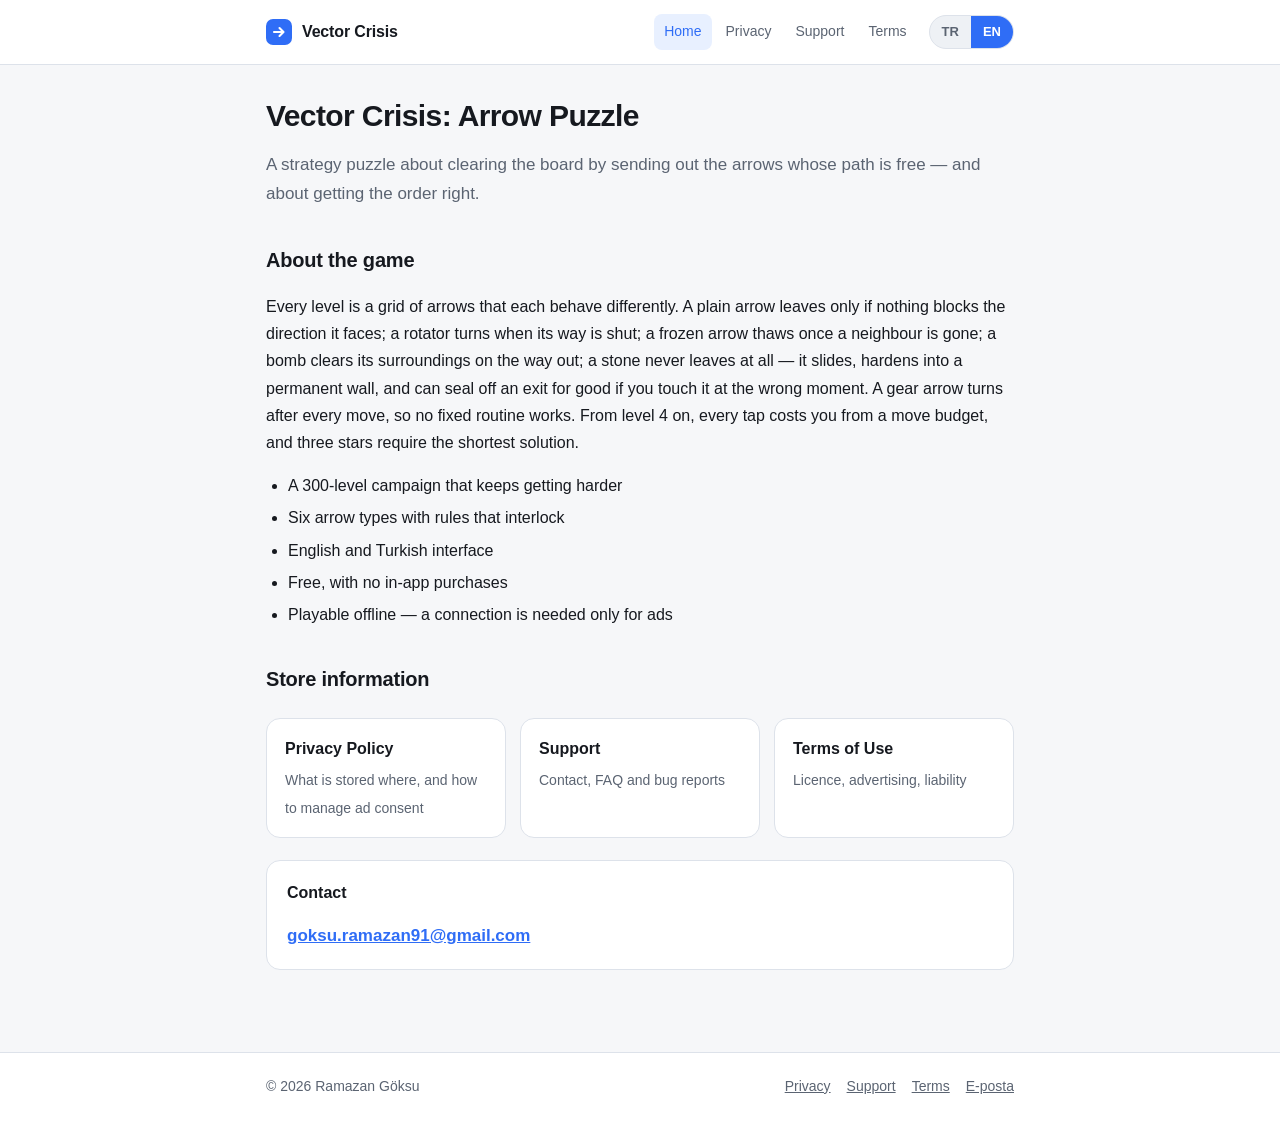
<file: docs/index.html>
<!DOCTYPE html>
<html lang="tr" data-lang="tr">
<head>
<meta charset="utf-8">
<meta name="viewport" content="width=device-width, initial-scale=1">
<title data-title-tr="Vector Crisis: Arrow Puzzle" data-title-en="Vector Crisis: Arrow Puzzle">Vector Crisis: Arrow Puzzle</title>
<meta name="description" content="Vector Crisis: Arrow Puzzle — stratejik ok bulmacası. Gizlilik, destek ve kullanım koşulları.">
<link rel="stylesheet" href="assets/style.css">
</head>
<body>

<header class="site-header">
  <div class="site-header__inner">
    <a class="brand" href="index.html">
      <svg width="26" height="26" viewBox="0 0 26 26" aria-hidden="true">
        <rect width="26" height="26" rx="7" fill="#2f6df6"/>
        <path d="M8 13h9M13.5 9l4 4-4 4" stroke="#fff" stroke-width="2.1" stroke-linecap="round" stroke-linejoin="round" fill="none"/>
      </svg>
      Vector Crisis
    </a>
    <nav class="site-nav">
      <a href="index.html" aria-current="page"><span data-lang="tr">Ana sayfa</span><span data-lang="en">Home</span></a>
      <a href="privacy.html"><span data-lang="tr">Gizlilik</span><span data-lang="en">Privacy</span></a>
      <a href="support.html"><span data-lang="tr">Destek</span><span data-lang="en">Support</span></a>
      <a href="terms.html"><span data-lang="tr">Koşullar</span><span data-lang="en">Terms</span></a>
    </nav>
    <div class="lang-toggle">
      <button type="button" data-set-lang="tr" aria-pressed="true">TR</button>
      <button type="button" data-set-lang="en" aria-pressed="false">EN</button>
    </div>
  </div>
</header>

<main>

<!-- ======================= TÜRKÇE ======================= -->
<article data-lang="tr">
  <h1 class="page-title">Vector Crisis: Arrow Puzzle</h1>
  <p class="lead">Önündeki yol açık olan okları board dışına çıkararak tahtayı temizlediğin,
  sırayı doğru kurmayı gerektiren bir strateji bulmacası.</p>

  <h2>Oyun hakkında</h2>
  <p>Her level, farklı davranan oklarla dolu bir grid'dir. Normal bir ok yalnızca baktığı yönde
  önü boşsa çıkar; rotator ok kapalıysa döner; donmuş ok komşusu kalkınca çözülür; bomba ok
  çıkarken çevresini temizler; taş ok ise çıkmaz — kaydığı yerde kalıcı duvara dönüşür ve yanlış
  zamanda dokunulursa bir çıkışı tamamen kapatabilir. Dişli ok her hamlede döndüğü için sabit bir
  rutin işe yaramaz. Level 4'ten itibaren her dokunuş hamle bütçenden düşer; üç yıldız için en
  kısa çözümü bulman gerekir.</p>

  <ul>
    <li>300 level'lık, giderek zorlaşan bir kampanya</li>
    <li>Altı farklı ok türü ve birbirine geçen kuralları</li>
    <li>Türkçe ve İngilizce arayüz</li>
    <li>Ücretsiz, uygulama içi satın alma yok</li>
    <li>Çevrimdışı oynanabilir — yalnızca reklamlar için bağlantı gerekir</li>
  </ul>

  <h2>Mağaza bilgileri</h2>
  <div class="tiles">
    <a class="tile" href="privacy.html"><strong>Gizlilik Politikası</strong><span>Hangi veri nerede tutuluyor, reklam izinleri nasıl yönetilir</span></a>
    <a class="tile" href="support.html"><strong>Destek</strong><span>İletişim, sık sorulan sorular, hata bildirimi</span></a>
    <a class="tile" href="terms.html"><strong>Kullanım Koşulları</strong><span>Lisans, reklamlar, sorumluluk</span></a>
  </div>

  <div class="card">
    <p style="margin-top:0"><strong>İletişim</strong></p>
    <p style="margin-bottom:0"><a class="contact-mail" href="mailto:goksu.ramazan91@gmail.com">goksu.ramazan91@gmail.com</a></p>
  </div>
</article>

<!-- ======================= ENGLISH ======================= -->
<article data-lang="en">
  <h1 class="page-title">Vector Crisis: Arrow Puzzle</h1>
  <p class="lead">A strategy puzzle about clearing the board by sending out the arrows whose path
  is free — and about getting the order right.</p>

  <h2>About the game</h2>
  <p>Every level is a grid of arrows that each behave differently. A plain arrow leaves only if
  nothing blocks the direction it faces; a rotator turns when its way is shut; a frozen arrow thaws
  once a neighbour is gone; a bomb clears its surroundings on the way out; a stone never leaves at
  all — it slides, hardens into a permanent wall, and can seal off an exit for good if you touch it
  at the wrong moment. A gear arrow turns after every move, so no fixed routine works. From level 4
  on, every tap costs you from a move budget, and three stars require the shortest solution.</p>

  <ul>
    <li>A 300-level campaign that keeps getting harder</li>
    <li>Six arrow types with rules that interlock</li>
    <li>English and Turkish interface</li>
    <li>Free, with no in-app purchases</li>
    <li>Playable offline — a connection is needed only for ads</li>
  </ul>

  <h2>Store information</h2>
  <div class="tiles">
    <a class="tile" href="privacy.html"><strong>Privacy Policy</strong><span>What is stored where, and how to manage ad consent</span></a>
    <a class="tile" href="support.html"><strong>Support</strong><span>Contact, FAQ and bug reports</span></a>
    <a class="tile" href="terms.html"><strong>Terms of Use</strong><span>Licence, advertising, liability</span></a>
  </div>

  <div class="card">
    <p style="margin-top:0"><strong>Contact</strong></p>
    <p style="margin-bottom:0"><a class="contact-mail" href="mailto:goksu.ramazan91@gmail.com">goksu.ramazan91@gmail.com</a></p>
  </div>
</article>

</main>

<footer class="site-footer">
  <div class="site-footer__inner">
    <span>© 2026 Ramazan Göksu</span>
    <nav>
      <a href="privacy.html"><span data-lang="tr">Gizlilik</span><span data-lang="en">Privacy</span></a>
      <a href="support.html"><span data-lang="tr">Destek</span><span data-lang="en">Support</span></a>
      <a href="terms.html"><span data-lang="tr">Koşullar</span><span data-lang="en">Terms</span></a>
      <a href="mailto:goksu.ramazan91@gmail.com">E-posta</a>
    </nav>
  </div>
</footer>

<script src="assets/site.js"></script>
</body>
</html>
</file>
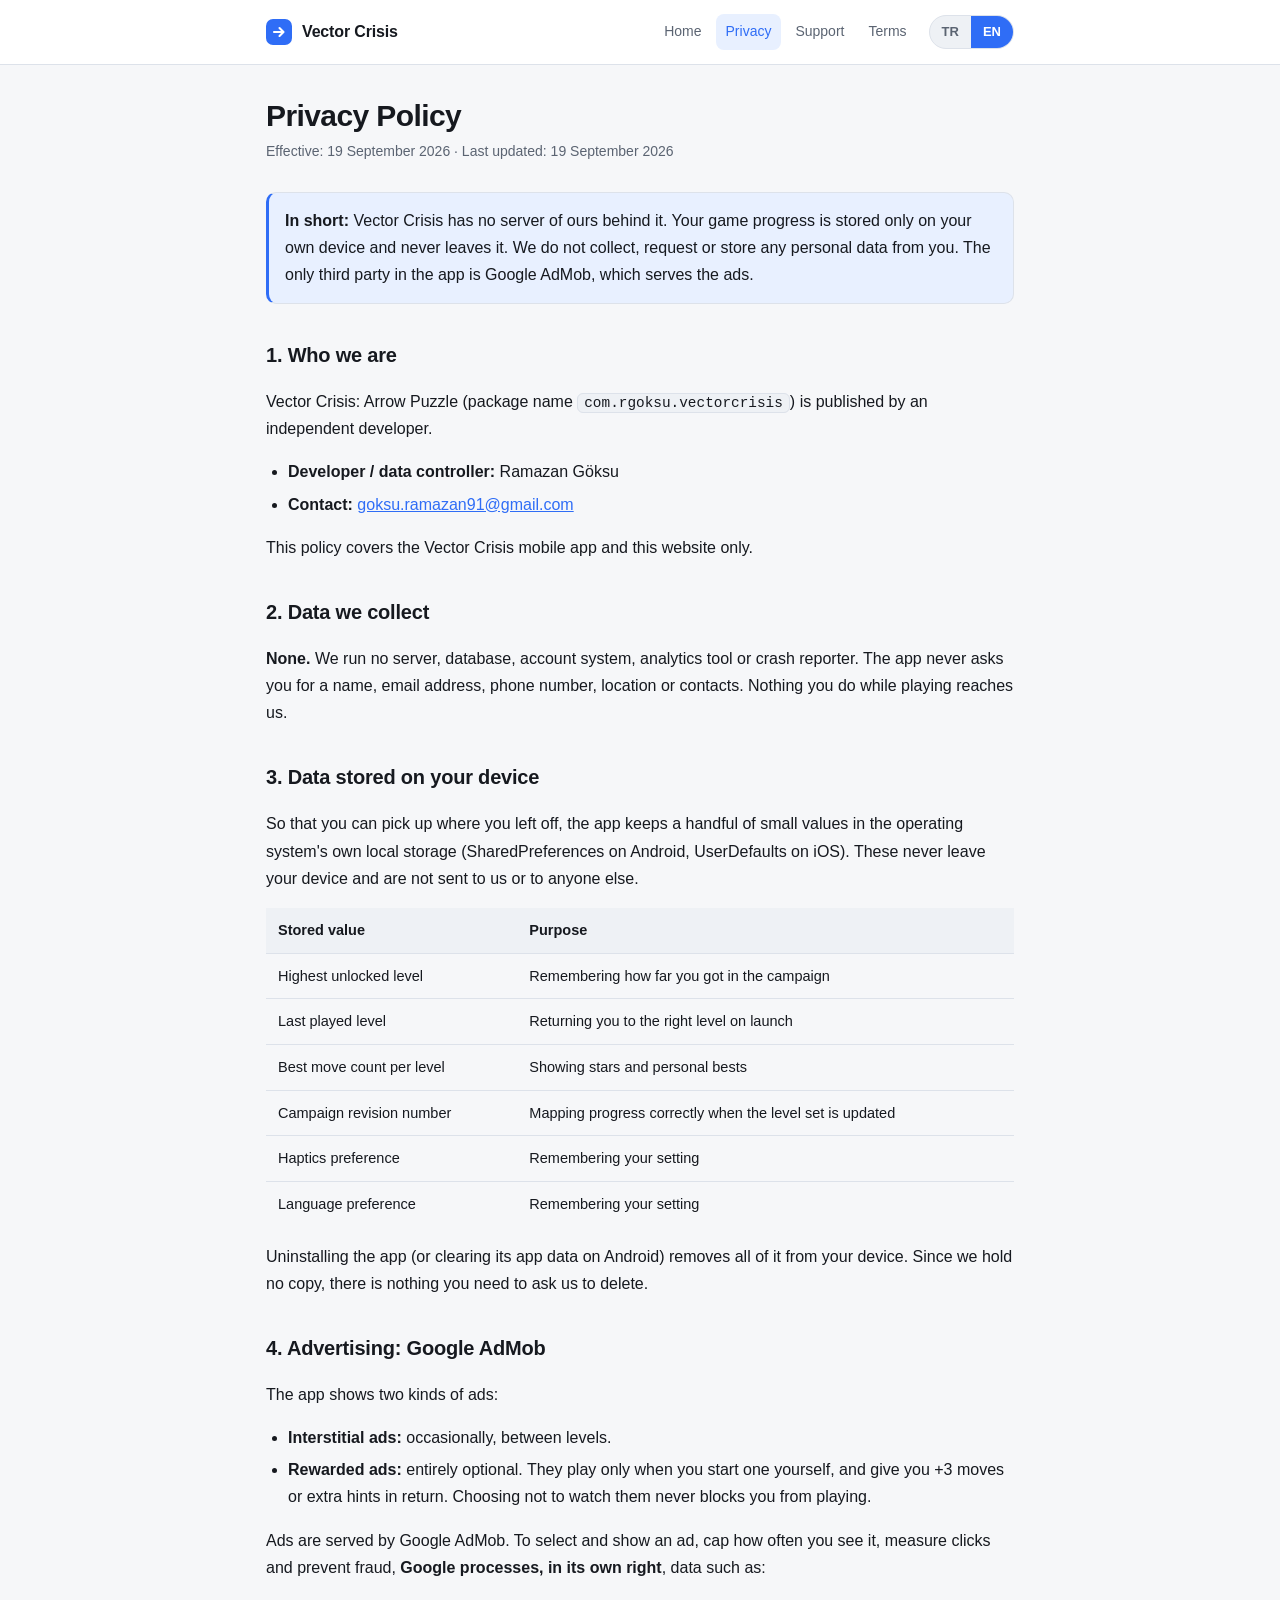
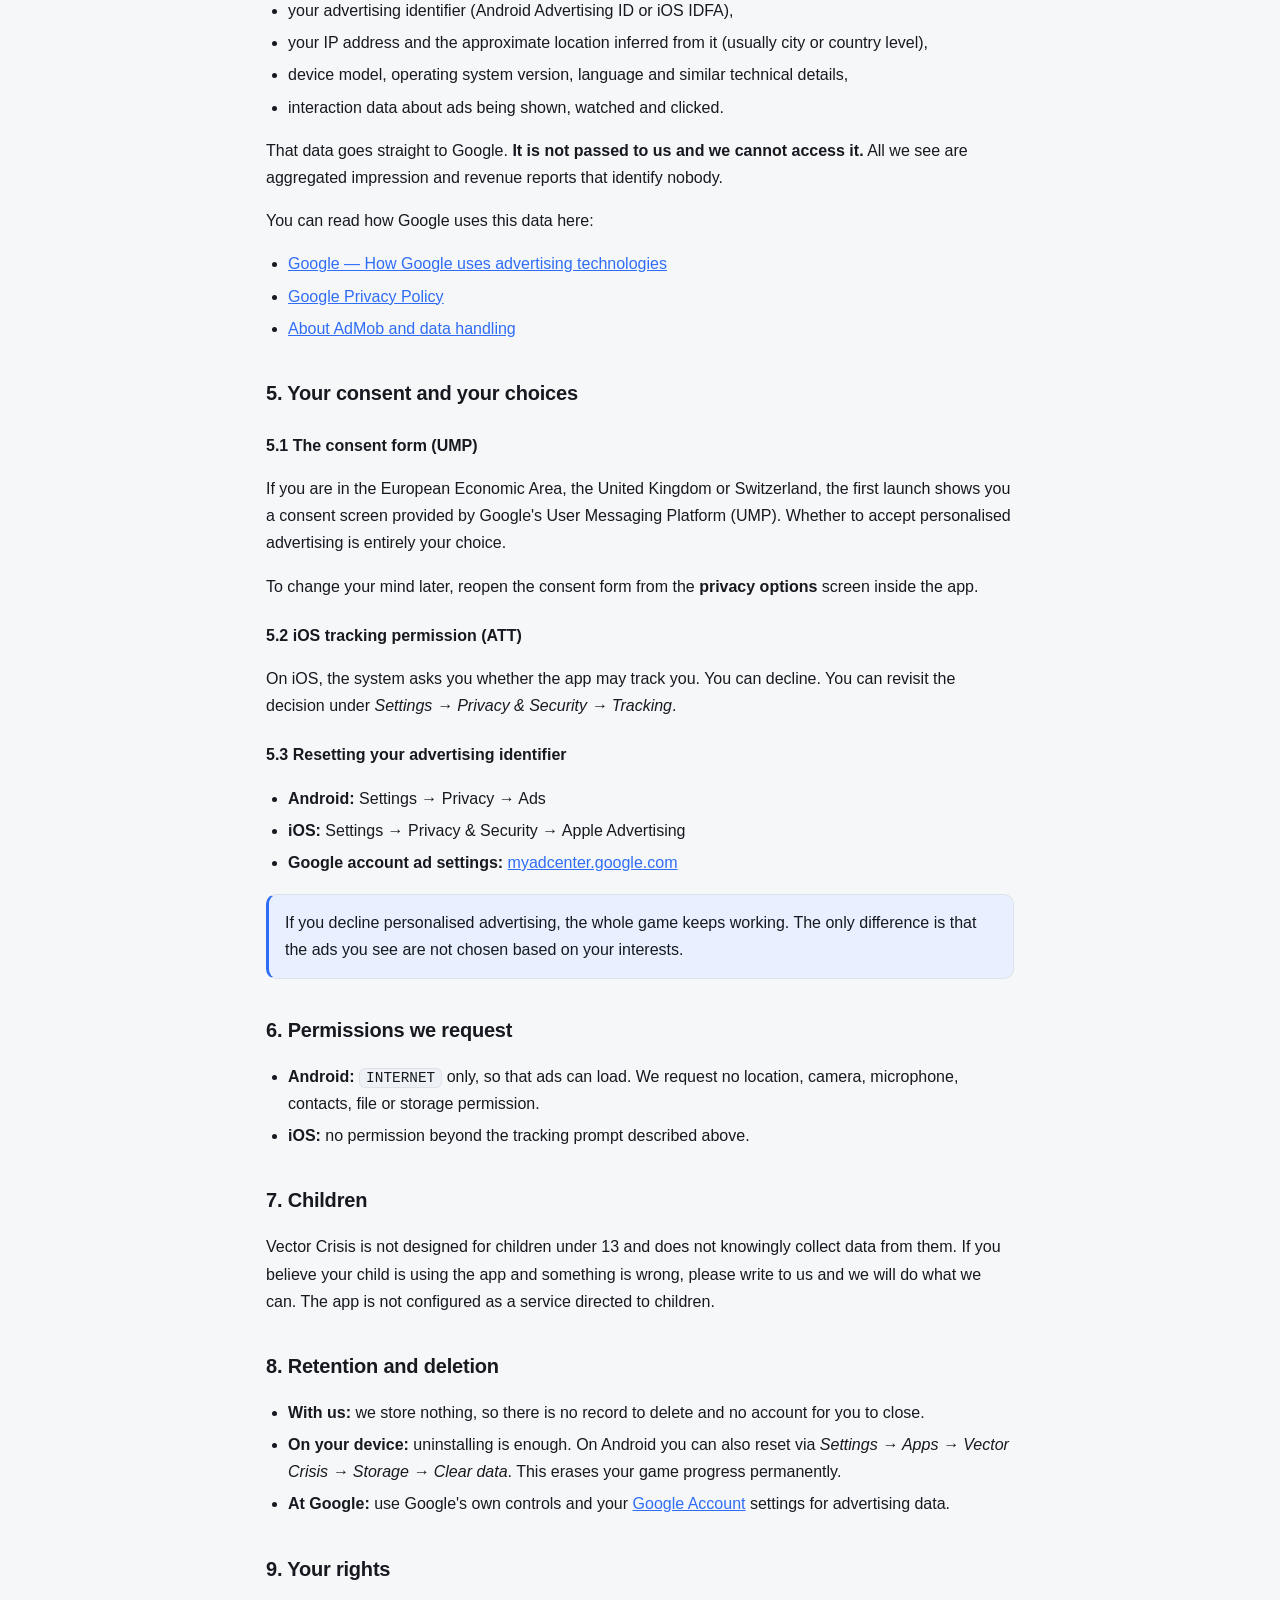
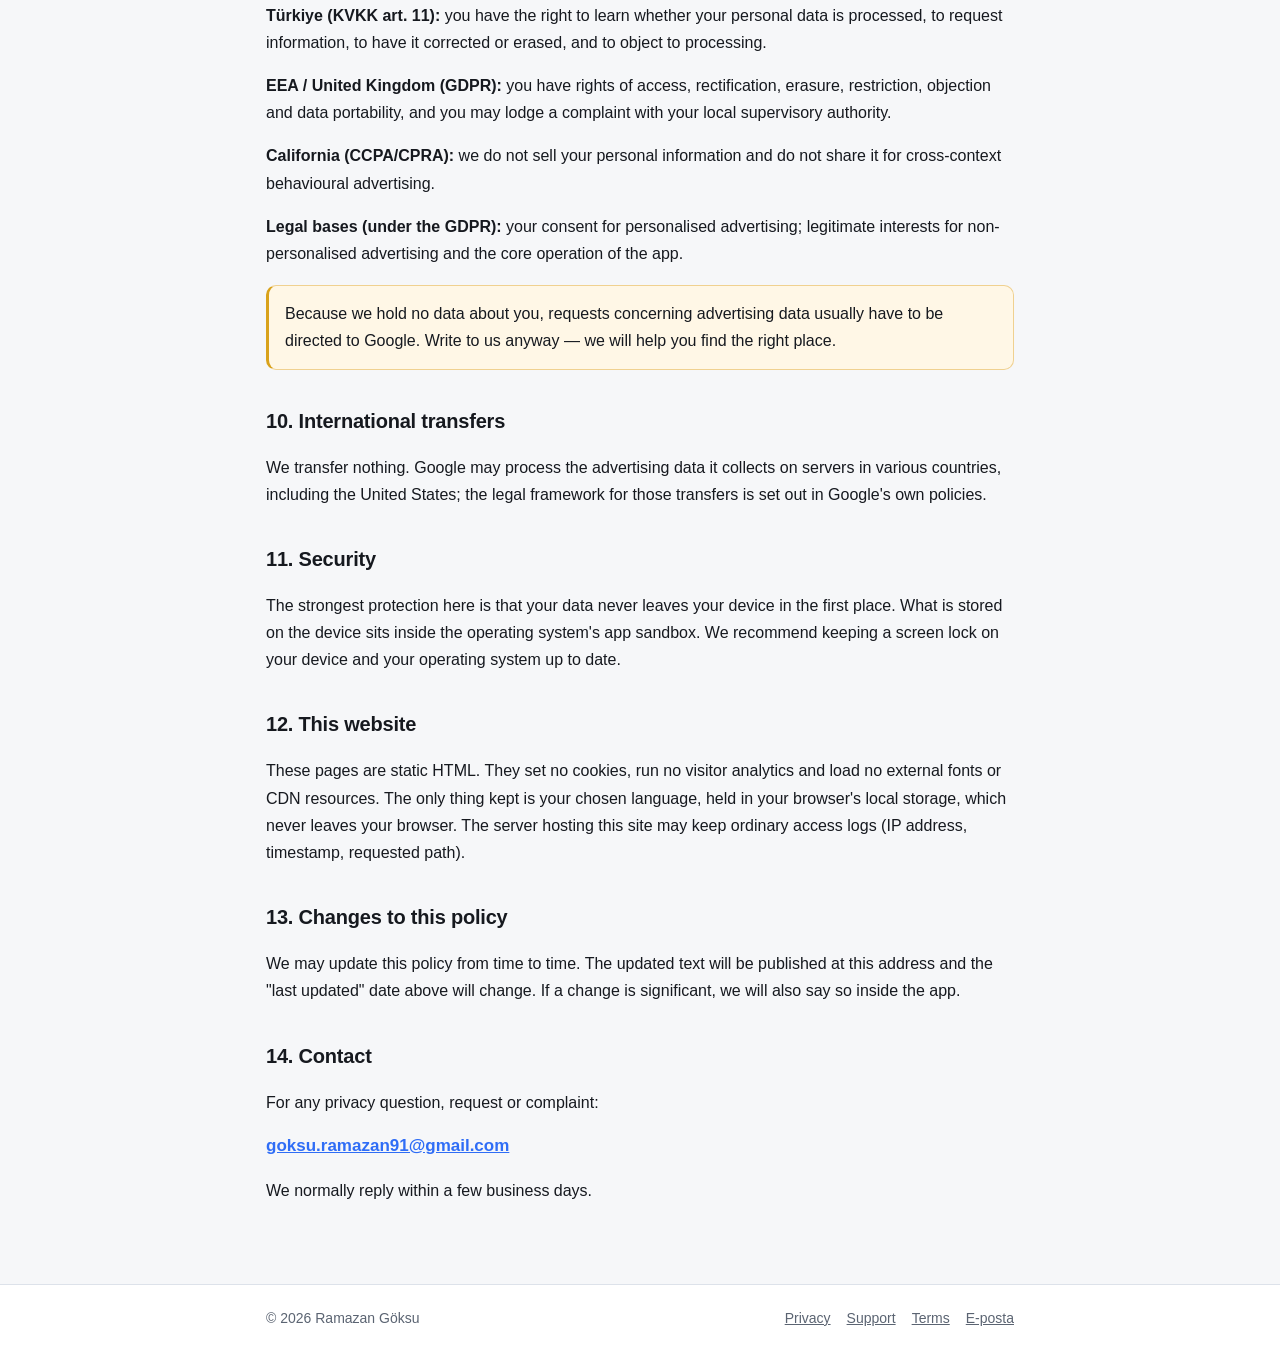
<file: docs/privacy.html>
<!DOCTYPE html>
<html lang="tr" data-lang="tr">
<head>
<meta charset="utf-8">
<meta name="viewport" content="width=device-width, initial-scale=1">
<title data-title-tr="Gizlilik Politikası — Vector Crisis" data-title-en="Privacy Policy — Vector Crisis">Gizlilik Politikası — Vector Crisis</title>
<meta name="description" content="Vector Crisis gizlilik politikası / privacy policy.">
<link rel="stylesheet" href="assets/style.css">
</head>
<body>

<header class="site-header">
  <div class="site-header__inner">
    <a class="brand" href="index.html">
      <svg width="26" height="26" viewBox="0 0 26 26" aria-hidden="true">
        <rect width="26" height="26" rx="7" fill="#2f6df6"/>
        <path d="M8 13h9M13.5 9l4 4-4 4" stroke="#fff" stroke-width="2.1" stroke-linecap="round" stroke-linejoin="round" fill="none"/>
      </svg>
      Vector Crisis
    </a>
    <nav class="site-nav">
      <a href="index.html"><span data-lang="tr">Ana sayfa</span><span data-lang="en">Home</span></a>
      <a href="privacy.html" aria-current="page"><span data-lang="tr">Gizlilik</span><span data-lang="en">Privacy</span></a>
      <a href="support.html"><span data-lang="tr">Destek</span><span data-lang="en">Support</span></a>
      <a href="terms.html"><span data-lang="tr">Koşullar</span><span data-lang="en">Terms</span></a>
    </nav>
    <div class="lang-toggle">
      <button type="button" data-set-lang="tr" aria-pressed="true">TR</button>
      <button type="button" data-set-lang="en" aria-pressed="false">EN</button>
    </div>
  </div>
</header>

<main>

<!-- ======================= TÜRKÇE ======================= -->
<article data-lang="tr">
  <h1 class="page-title">Gizlilik Politikası</h1>
  <p class="page-meta">Yürürlük tarihi: 19 Eylül 2026 · Son güncelleme: 19 Eylül 2026</p>

  <div class="callout">
    <p><strong>Kısaca:</strong> Vector Crisis'in bize ait bir sunucusu yok. Oyun ilerlemeniz
    yalnızca kendi cihazınızda saklanır ve cihazdan hiçbir zaman çıkmaz. Sizden hiçbir kişisel
    veri toplamıyor, istemiyor ve saklamıyoruz. Uygulamadaki tek üçüncü taraf, reklamları sunan
    Google AdMob'dur.</p>
  </div>

  <h2>1. Kim olduğumuz</h2>
  <p>Vector Crisis: Arrow Puzzle (paket adı <code>com.rgoksu.vectorcrisis</code>) bağımsız bir
  geliştirici tarafından yayımlanmaktadır.</p>
  <ul>
    <li><strong>Geliştirici / veri sorumlusu:</strong> Ramazan Göksu</li>
    <li><strong>İletişim:</strong> <a href="mailto:goksu.ramazan91@gmail.com">goksu.ramazan91@gmail.com</a></li>
  </ul>
  <p>Bu politika yalnızca Vector Crisis mobil uygulaması ve bu web sitesi için geçerlidir.</p>

  <h2>2. Bizim topladığımız veriler</h2>
  <p><strong>Hiçbiri.</strong> İşlettiğimiz bir sunucu, veritabanı, hesap sistemi, analitik
  aracı veya çökme raporlama aracı bulunmuyor. Uygulama sizden ad, e-posta, telefon numarası,
  konum veya rehber bilgisi istemez. Oyun oynarken üreteceğiniz hiçbir veri bize ulaşmaz.</p>

  <h2>3. Cihazınızda saklanan veriler</h2>
  <p>Uygulama, kaldığınız yerden devam edebilmeniz için birkaç küçük değeri işletim sisteminin
  kendi yerel depolamasında (Android'de SharedPreferences, iOS'ta UserDefaults) tutar. Bunlar
  cihazınızdan dışarı çıkmaz, bize veya başka kimseye gönderilmez.</p>

  <div class="table-wrap">
    <table>
      <thead>
        <tr><th>Saklanan değer</th><th>Amaç</th></tr>
      </thead>
      <tbody>
        <tr><td>Açılan en yüksek level</td><td>Kampanyada nereye kadar ilerlediğinizi hatırlamak</td></tr>
        <tr><td>Son oynanan level</td><td>Oyunu açtığınızda doğru bölüme dönmek</td></tr>
        <tr><td>Level başına en iyi hamle sayısı</td><td>Yıldız ve kişisel rekor göstermek</td></tr>
        <tr><td>Kampanya revizyon numarası</td><td>Level seti güncellendiğinde ilerlemeyi doğru eşlemek</td></tr>
        <tr><td>Titreşim (haptik) tercihi</td><td>Ayarınızı hatırlamak</td></tr>
        <tr><td>Dil tercihi</td><td>Ayarınızı hatırlamak</td></tr>
      </tbody>
    </table>
  </div>

  <p>Bu veriler uygulamayı kaldırdığınızda (Android'de ayrıca "uygulama verilerini temizle"
  dediğinizde) cihazdan tamamen silinir. Bizde bir kopyası olmadığı için ayrıca bize başvurmanıza
  gerek yoktur.</p>

  <h2>4. Reklamlar: Google AdMob</h2>
  <p>Uygulama iki tür reklam gösterir:</p>
  <ul>
    <li><strong>Geçiş reklamı (interstitial):</strong> bölümler arasında, aralıklı olarak.</li>
    <li><strong>Ödüllü reklam (rewarded):</strong> tamamen isteğe bağlıdır. Yalnızca siz
    başlattığınızda oynatılır ve karşılığında +3 hamle veya ek ipucu verir. İzlememeyi
    seçmeniz oyunu oynamanızı engellemez.</li>
  </ul>
  <p>Reklamları Google AdMob sunar. Reklamı seçmek, göstermek, sıklığını sınırlamak, tıklamayı
  ölçmek ve sahteciliği önlemek için <strong>Google kendi adına</strong> şu tür verileri işler:</p>
  <ul>
    <li>reklam kimliği (Android Advertising ID veya iOS IDFA),</li>
    <li>IP adresi ve buradan çıkarılan yaklaşık konum (genellikle şehir/ülke düzeyinde),</li>
    <li>cihaz modeli, işletim sistemi sürümü, dil ve benzeri teknik bilgiler,</li>
    <li>reklamın gösterilmesi, izlenmesi ve tıklanmasına ilişkin etkileşim verileri.</li>
  </ul>
  <p>Bu veriler doğrudan Google'a gider. <strong>Bize iletilmez ve bu verilere erişimimiz yoktur.</strong>
  Bizim gördüğümüz tek şey, kimseyi tanımlamayan toplulaştırılmış gösterim ve gelir raporlarıdır.</p>
  <p>Google'ın bu verileri nasıl kullandığını şuradan okuyabilirsiniz:</p>
  <ul>
    <li><a href="https://policies.google.com/technologies/ads" rel="noopener">Google — Reklamcılıkta kullanılan teknolojiler</a></li>
    <li><a href="https://policies.google.com/privacy" rel="noopener">Google Gizlilik Politikası</a></li>
    <li><a href="https://support.google.com/admob/answer/6128543" rel="noopener">AdMob ve veri işleme hakkında</a></li>
  </ul>

  <h2>5. Rızanız ve seçimleriniz</h2>
  <h3>5.1 İzin formu (UMP)</h3>
  <p>Avrupa Ekonomik Alanı, Birleşik Krallık ve İsviçre'deki kullanıcılara, uygulamayı ilk
  açtığınızda Google'ın Kullanıcı Mesajlaşma Platformu (UMP) tarafından sağlanan izin ekranı
  gösterilir. Kişiselleştirilmiş reklamları kabul edip etmemek tamamen sizin tercihinizdir.</p>
  <p>Tercihinizi sonradan değiştirmek isterseniz, uygulama içindeki <strong>gizlilik seçenekleri</strong>
  ekranından izin formunu yeniden açabilirsiniz.</p>

  <h3>5.2 iOS izleme izni (ATT)</h3>
  <p>iOS'ta sistem, uygulamanın izleme izni isteyip istemediğini size sorar. Reddedebilirsiniz.
  Kararınızı daha sonra <em>Ayarlar → Gizlilik ve Güvenlik → İzleme</em> bölümünden
  değiştirebilirsiniz.</p>

  <h3>5.3 Reklam kimliğinizi sıfırlamak</h3>
  <ul>
    <li><strong>Android:</strong> Ayarlar → Gizlilik → Reklamlar</li>
    <li><strong>iOS:</strong> Ayarlar → Gizlilik ve Güvenlik → Apple Reklamcılığı</li>
    <li><strong>Google hesabınızdaki reklam ayarları:</strong> <a href="https://myadcenter.google.com" rel="noopener">myadcenter.google.com</a></li>
  </ul>

  <div class="callout">
    <p>Kişiselleştirilmiş reklamları reddetmeniz durumunda oyunun tamamı çalışmaya devam eder.
    Yalnızca gösterilen reklamlar ilgi alanlarınıza göre seçilmez.</p>
  </div>

  <h2>6. İstediğimiz izinler</h2>
  <ul>
    <li><strong>Android:</strong> yalnızca <code>INTERNET</code> — reklamların yüklenebilmesi için.
    Konum, kamera, mikrofon, rehber, dosya veya depolama izni istemiyoruz.</li>
    <li><strong>iOS:</strong> yukarıda anlatılan izleme izni (ATT) dışında ek bir izin istemiyoruz.</li>
  </ul>

  <h2>7. Çocuklar</h2>
  <p>Vector Crisis 13 yaşın altındaki çocuklara yönelik olarak tasarlanmamıştır ve bu yaş
  grubundaki çocuklardan bilerek veri toplamaz. Çocuğunuzun uygulamayı kullandığını ve bir
  sorun olduğunu düşünüyorsanız bize yazın; elimizden geleni yaparız. Uygulama, çocuklara
  yönelik bir hizmet olarak yapılandırılmamıştır.</p>

  <h2>8. Verilerin saklanması ve silinmesi</h2>
  <ul>
    <li><strong>Bizde:</strong> saklanan bir veri yok, dolayısıyla silinecek bir kayıt da yok.
    Silinmesini isteyeceğiniz bir hesabınız bulunmuyor.</li>
    <li><strong>Cihazınızda:</strong> uygulamayı kaldırmanız yeterlidir. Android'de dilerseniz
    <em>Ayarlar → Uygulamalar → Vector Crisis → Depolama → Verileri temizle</em> adımıyla da
    sıfırlayabilirsiniz. Bu işlem oyun ilerlemenizi geri alınamaz şekilde siler.</li>
    <li><strong>Google tarafında:</strong> reklamcılık verileri için Google'ın kendi kontrollerini
    ve <a href="https://myaccount.google.com" rel="noopener">Google Hesabı</a> ayarlarını kullanın.</li>
  </ul>

  <h2>9. Haklarınız</h2>
  <p><strong>Türkiye (KVKK md. 11):</strong> kişisel verilerinizin işlenip işlenmediğini öğrenme,
  bilgi talep etme, düzeltilmesini veya silinmesini isteme ve işlemeye itiraz etme hakkınız vardır.</p>
  <p><strong>AEA / Birleşik Krallık (GDPR):</strong> erişim, düzeltme, silme, işlemenin
  kısıtlanması, itiraz ve veri taşınabilirliği haklarına sahipsiniz; ayrıca yerel denetim
  otoritesine şikâyette bulunabilirsiniz.</p>
  <p><strong>Kaliforniya (CCPA/CPRA):</strong> kişisel bilgilerinizi satmıyor ve çapraz bağlamlı
  davranışsal reklam için paylaşmıyoruz.</p>
  <p><strong>Hukuki dayanak (GDPR kapsamında):</strong> kişiselleştirilmiş reklam için açık
  rızanız; kişiselleştirilmemiş reklam ve uygulamanın temel işleyişi için meşru menfaat.</p>
  <div class="callout callout--warn">
    <p>Elimizde size ait hiçbir veri bulunmadığı için, reklamcılık verilerine ilişkin talepleri
    çoğu zaman doğrudan Google'a yönlendirmemiz gerekir. Yine de bize yazmaktan çekinmeyin —
    doğru yeri bulmanıza yardımcı oluruz.</p>
  </div>

  <h2>10. Yurt dışına aktarım</h2>
  <p>Bizim aktardığımız bir veri yoktur. Google, kendi topladığı reklamcılık verilerini Amerika
  Birleşik Devletleri dâhil farklı ülkelerdeki sunucularında işleyebilir; bu aktarımların
  hukuki çerçevesi Google'ın kendi politikalarında açıklanmaktadır.</p>

  <h2>11. Güvenlik</h2>
  <p>Verilerinizi koruyan en güçlü önlem, verilerin zaten cihazınızdan hiç çıkmamasıdır.
  Cihaz üzerindeki oyun verisi işletim sisteminin uygulama sanal alanı (sandbox) içinde tutulur.
  Cihazınızı ekran kilidiyle korumanızı ve işletim sisteminizi güncel tutmanızı öneririz.</p>

  <h2>12. Bu web sitesi</h2>
  <p>Bu sayfalar statik HTML'dir. Çerez kullanmaz, ziyaretçi analitiği çalıştırmaz, harici yazı
  tipi veya CDN yüklemez. Yalnızca seçtiğiniz dil tercihi tarayıcınızın yerel deposunda
  (localStorage) tutulur ve bu bilgi tarayıcınızdan çıkmaz. Siteyi barındıran sunucu, olağan
  erişim kayıtlarını (IP adresi, tarih, istenen adres) tutuyor olabilir.</p>

  <h2>13. Bu politikadaki değişiklikler</h2>
  <p>Politikayı zaman zaman güncelleyebiliriz. Güncellenen metni bu adreste yayımlar ve
  yukarıdaki "son güncelleme" tarihini değiştiririz. Önemli bir değişiklik olursa uygulama
  içinde de bilgilendiririz.</p>

  <h2>14. İletişim</h2>
  <p>Gizlilikle ilgili her türlü soru, talep ve şikâyet için:</p>
  <p><a class="contact-mail" href="mailto:goksu.ramazan91@gmail.com">goksu.ramazan91@gmail.com</a></p>
  <p>Genellikle birkaç iş günü içinde yanıt veriyoruz.</p>
</article>

<!-- ======================= ENGLISH ======================= -->
<article data-lang="en">
  <h1 class="page-title">Privacy Policy</h1>
  <p class="page-meta">Effective: 19 September 2026 · Last updated: 19 September 2026</p>

  <div class="callout">
    <p><strong>In short:</strong> Vector Crisis has no server of ours behind it. Your game
    progress is stored only on your own device and never leaves it. We do not collect, request
    or store any personal data from you. The only third party in the app is Google AdMob,
    which serves the ads.</p>
  </div>

  <h2>1. Who we are</h2>
  <p>Vector Crisis: Arrow Puzzle (package name <code>com.rgoksu.vectorcrisis</code>) is published
  by an independent developer.</p>
  <ul>
    <li><strong>Developer / data controller:</strong> Ramazan Göksu</li>
    <li><strong>Contact:</strong> <a href="mailto:goksu.ramazan91@gmail.com">goksu.ramazan91@gmail.com</a></li>
  </ul>
  <p>This policy covers the Vector Crisis mobile app and this website only.</p>

  <h2>2. Data we collect</h2>
  <p><strong>None.</strong> We run no server, database, account system, analytics tool or crash
  reporter. The app never asks you for a name, email address, phone number, location or contacts.
  Nothing you do while playing reaches us.</p>

  <h2>3. Data stored on your device</h2>
  <p>So that you can pick up where you left off, the app keeps a handful of small values in the
  operating system's own local storage (SharedPreferences on Android, UserDefaults on iOS).
  These never leave your device and are not sent to us or to anyone else.</p>

  <div class="table-wrap">
    <table>
      <thead>
        <tr><th>Stored value</th><th>Purpose</th></tr>
      </thead>
      <tbody>
        <tr><td>Highest unlocked level</td><td>Remembering how far you got in the campaign</td></tr>
        <tr><td>Last played level</td><td>Returning you to the right level on launch</td></tr>
        <tr><td>Best move count per level</td><td>Showing stars and personal bests</td></tr>
        <tr><td>Campaign revision number</td><td>Mapping progress correctly when the level set is updated</td></tr>
        <tr><td>Haptics preference</td><td>Remembering your setting</td></tr>
        <tr><td>Language preference</td><td>Remembering your setting</td></tr>
      </tbody>
    </table>
  </div>

  <p>Uninstalling the app (or clearing its app data on Android) removes all of it from your
  device. Since we hold no copy, there is nothing you need to ask us to delete.</p>

  <h2>4. Advertising: Google AdMob</h2>
  <p>The app shows two kinds of ads:</p>
  <ul>
    <li><strong>Interstitial ads:</strong> occasionally, between levels.</li>
    <li><strong>Rewarded ads:</strong> entirely optional. They play only when you start one
    yourself, and give you +3 moves or extra hints in return. Choosing not to watch them never
    blocks you from playing.</li>
  </ul>
  <p>Ads are served by Google AdMob. To select and show an ad, cap how often you see it, measure
  clicks and prevent fraud, <strong>Google processes, in its own right</strong>, data such as:</p>
  <ul>
    <li>your advertising identifier (Android Advertising ID or iOS IDFA),</li>
    <li>your IP address and the approximate location inferred from it (usually city or country level),</li>
    <li>device model, operating system version, language and similar technical details,</li>
    <li>interaction data about ads being shown, watched and clicked.</li>
  </ul>
  <p>That data goes straight to Google. <strong>It is not passed to us and we cannot access it.</strong>
  All we see are aggregated impression and revenue reports that identify nobody.</p>
  <p>You can read how Google uses this data here:</p>
  <ul>
    <li><a href="https://policies.google.com/technologies/ads" rel="noopener">Google — How Google uses advertising technologies</a></li>
    <li><a href="https://policies.google.com/privacy" rel="noopener">Google Privacy Policy</a></li>
    <li><a href="https://support.google.com/admob/answer/6128543" rel="noopener">About AdMob and data handling</a></li>
  </ul>

  <h2>5. Your consent and your choices</h2>
  <h3>5.1 The consent form (UMP)</h3>
  <p>If you are in the European Economic Area, the United Kingdom or Switzerland, the first launch
  shows you a consent screen provided by Google's User Messaging Platform (UMP). Whether to accept
  personalised advertising is entirely your choice.</p>
  <p>To change your mind later, reopen the consent form from the <strong>privacy options</strong>
  screen inside the app.</p>

  <h3>5.2 iOS tracking permission (ATT)</h3>
  <p>On iOS, the system asks you whether the app may track you. You can decline. You can revisit
  the decision under <em>Settings → Privacy &amp; Security → Tracking</em>.</p>

  <h3>5.3 Resetting your advertising identifier</h3>
  <ul>
    <li><strong>Android:</strong> Settings → Privacy → Ads</li>
    <li><strong>iOS:</strong> Settings → Privacy &amp; Security → Apple Advertising</li>
    <li><strong>Google account ad settings:</strong> <a href="https://myadcenter.google.com" rel="noopener">myadcenter.google.com</a></li>
  </ul>

  <div class="callout">
    <p>If you decline personalised advertising, the whole game keeps working. The only difference
    is that the ads you see are not chosen based on your interests.</p>
  </div>

  <h2>6. Permissions we request</h2>
  <ul>
    <li><strong>Android:</strong> <code>INTERNET</code> only, so that ads can load. We request no
    location, camera, microphone, contacts, file or storage permission.</li>
    <li><strong>iOS:</strong> no permission beyond the tracking prompt described above.</li>
  </ul>

  <h2>7. Children</h2>
  <p>Vector Crisis is not designed for children under 13 and does not knowingly collect data from
  them. If you believe your child is using the app and something is wrong, please write to us and
  we will do what we can. The app is not configured as a service directed to children.</p>

  <h2>8. Retention and deletion</h2>
  <ul>
    <li><strong>With us:</strong> we store nothing, so there is no record to delete and no account
    for you to close.</li>
    <li><strong>On your device:</strong> uninstalling is enough. On Android you can also reset via
    <em>Settings → Apps → Vector Crisis → Storage → Clear data</em>. This erases your game progress
    permanently.</li>
    <li><strong>At Google:</strong> use Google's own controls and your
    <a href="https://myaccount.google.com" rel="noopener">Google Account</a> settings for advertising data.</li>
  </ul>

  <h2>9. Your rights</h2>
  <p><strong>Türkiye (KVKK art. 11):</strong> you have the right to learn whether your personal data
  is processed, to request information, to have it corrected or erased, and to object to processing.</p>
  <p><strong>EEA / United Kingdom (GDPR):</strong> you have rights of access, rectification, erasure,
  restriction, objection and data portability, and you may lodge a complaint with your local
  supervisory authority.</p>
  <p><strong>California (CCPA/CPRA):</strong> we do not sell your personal information and do not
  share it for cross-context behavioural advertising.</p>
  <p><strong>Legal bases (under the GDPR):</strong> your consent for personalised advertising;
  legitimate interests for non-personalised advertising and the core operation of the app.</p>
  <div class="callout callout--warn">
    <p>Because we hold no data about you, requests concerning advertising data usually have to be
    directed to Google. Write to us anyway — we will help you find the right place.</p>
  </div>

  <h2>10. International transfers</h2>
  <p>We transfer nothing. Google may process the advertising data it collects on servers in various
  countries, including the United States; the legal framework for those transfers is set out in
  Google's own policies.</p>

  <h2>11. Security</h2>
  <p>The strongest protection here is that your data never leaves your device in the first place.
  What is stored on the device sits inside the operating system's app sandbox. We recommend keeping
  a screen lock on your device and your operating system up to date.</p>

  <h2>12. This website</h2>
  <p>These pages are static HTML. They set no cookies, run no visitor analytics and load no external
  fonts or CDN resources. The only thing kept is your chosen language, held in your browser's local
  storage, which never leaves your browser. The server hosting this site may keep ordinary access
  logs (IP address, timestamp, requested path).</p>

  <h2>13. Changes to this policy</h2>
  <p>We may update this policy from time to time. The updated text will be published at this address
  and the "last updated" date above will change. If a change is significant, we will also say so
  inside the app.</p>

  <h2>14. Contact</h2>
  <p>For any privacy question, request or complaint:</p>
  <p><a class="contact-mail" href="mailto:goksu.ramazan91@gmail.com">goksu.ramazan91@gmail.com</a></p>
  <p>We normally reply within a few business days.</p>
</article>

</main>

<footer class="site-footer">
  <div class="site-footer__inner">
    <span>© 2026 Ramazan Göksu</span>
    <nav>
      <a href="privacy.html"><span data-lang="tr">Gizlilik</span><span data-lang="en">Privacy</span></a>
      <a href="support.html"><span data-lang="tr">Destek</span><span data-lang="en">Support</span></a>
      <a href="terms.html"><span data-lang="tr">Koşullar</span><span data-lang="en">Terms</span></a>
      <a href="mailto:goksu.ramazan91@gmail.com">E-posta</a>
    </nav>
  </div>
</footer>

<script src="assets/site.js"></script>
</body>
</html>
</file>
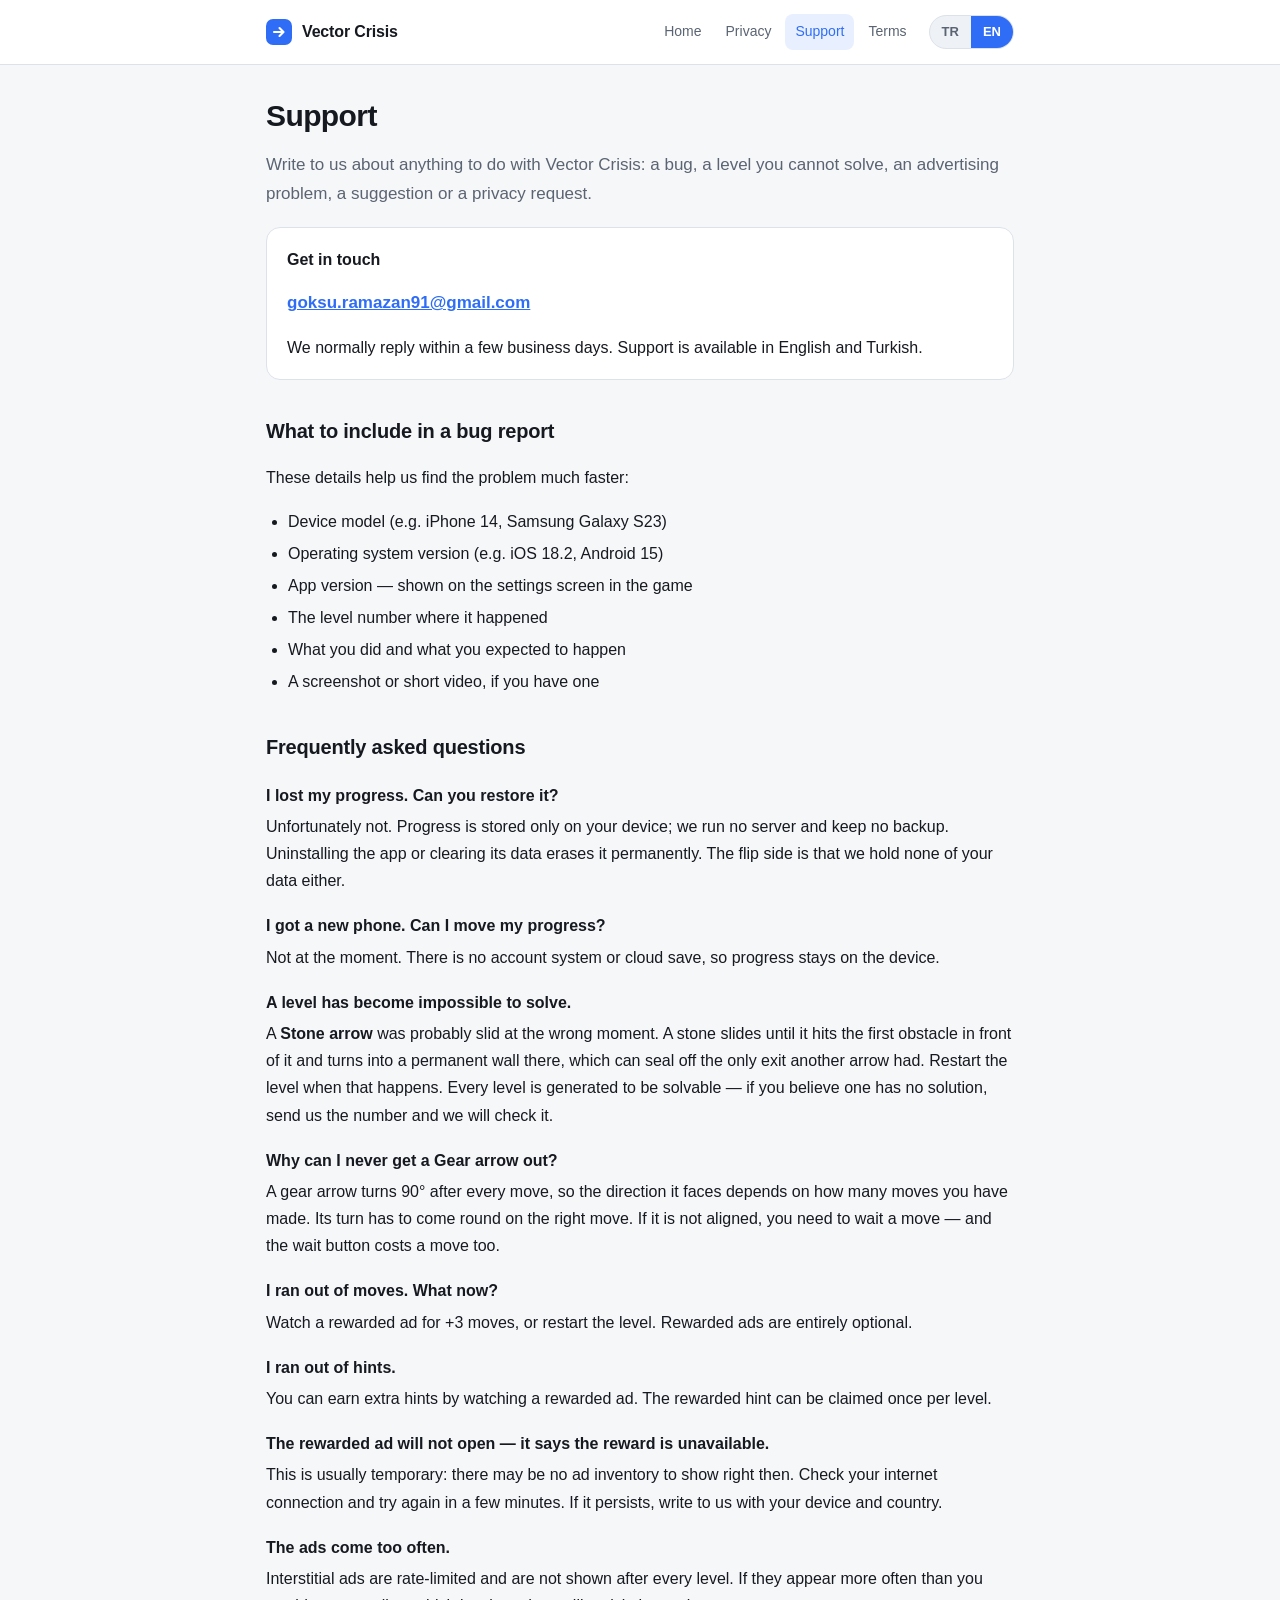
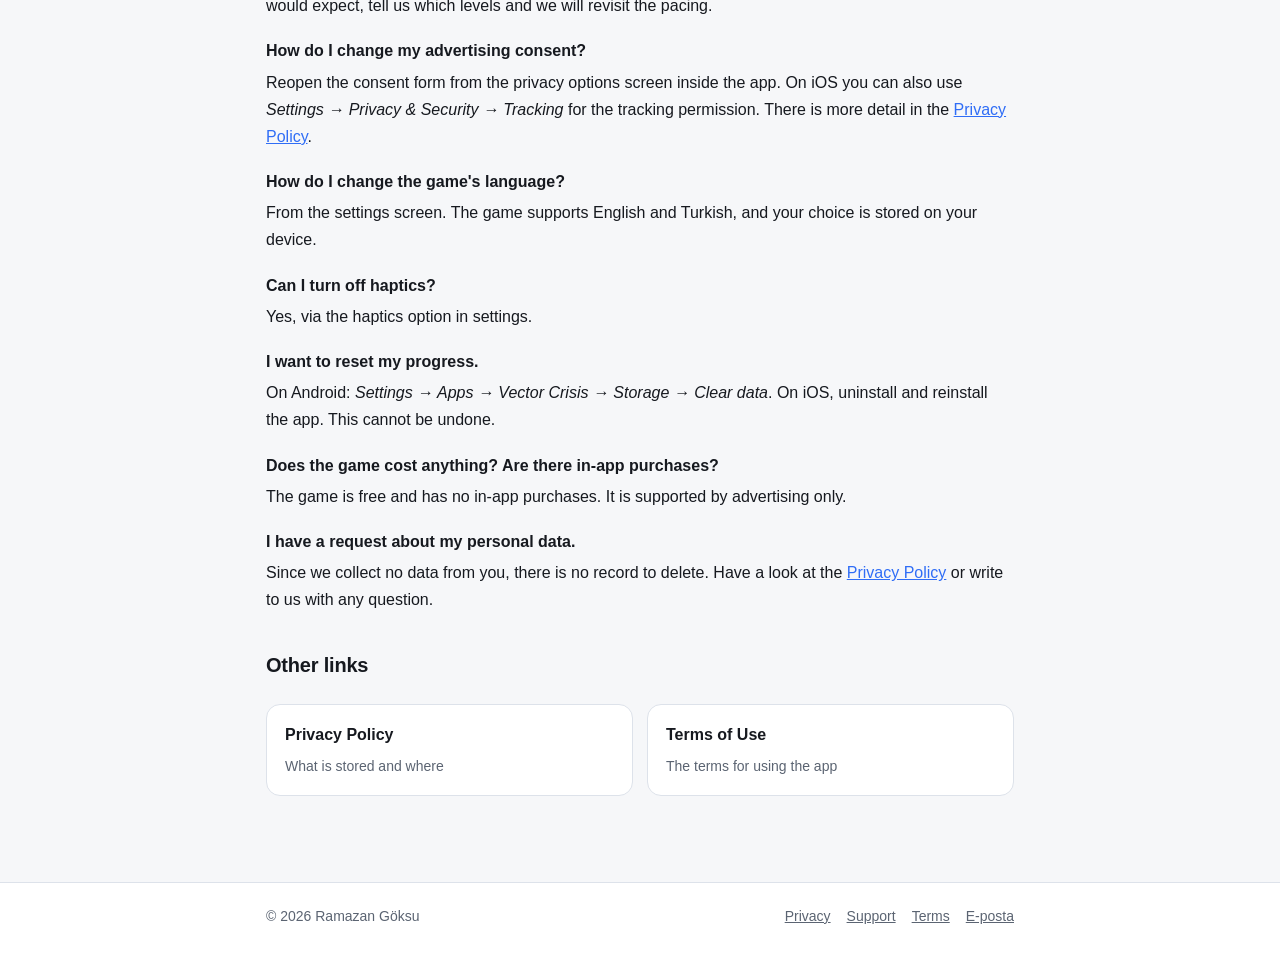
<file: docs/support.html>
<!DOCTYPE html>
<html lang="tr" data-lang="tr">
<head>
<meta charset="utf-8">
<meta name="viewport" content="width=device-width, initial-scale=1">
<title data-title-tr="Destek — Vector Crisis" data-title-en="Support — Vector Crisis">Destek — Vector Crisis</title>
<meta name="description" content="Vector Crisis destek ve iletişim / support and contact.">
<link rel="stylesheet" href="assets/style.css">
</head>
<body>

<header class="site-header">
  <div class="site-header__inner">
    <a class="brand" href="index.html">
      <svg width="26" height="26" viewBox="0 0 26 26" aria-hidden="true">
        <rect width="26" height="26" rx="7" fill="#2f6df6"/>
        <path d="M8 13h9M13.5 9l4 4-4 4" stroke="#fff" stroke-width="2.1" stroke-linecap="round" stroke-linejoin="round" fill="none"/>
      </svg>
      Vector Crisis
    </a>
    <nav class="site-nav">
      <a href="index.html"><span data-lang="tr">Ana sayfa</span><span data-lang="en">Home</span></a>
      <a href="privacy.html"><span data-lang="tr">Gizlilik</span><span data-lang="en">Privacy</span></a>
      <a href="support.html" aria-current="page"><span data-lang="tr">Destek</span><span data-lang="en">Support</span></a>
      <a href="terms.html"><span data-lang="tr">Koşullar</span><span data-lang="en">Terms</span></a>
    </nav>
    <div class="lang-toggle">
      <button type="button" data-set-lang="tr" aria-pressed="true">TR</button>
      <button type="button" data-set-lang="en" aria-pressed="false">EN</button>
    </div>
  </div>
</header>

<main>

<!-- ======================= TÜRKÇE ======================= -->
<article data-lang="tr">
  <h1 class="page-title">Destek</h1>
  <p class="lead">Vector Crisis ile ilgili her konuda yazabilirsiniz: hata bildirimi, çözülemeyen
  bir level, reklam sorunu, öneri ya da gizlilik talebi.</p>

  <div class="card">
    <p style="margin-top:0"><strong>Bize ulaşın</strong></p>
    <p><a class="contact-mail" href="mailto:goksu.ramazan91@gmail.com?subject=Vector%20Crisis%20destek">goksu.ramazan91@gmail.com</a></p>
    <p style="margin-bottom:0">Genellikle birkaç iş günü içinde yanıt veriyoruz. Destek dili
    Türkçe ve İngilizcedir.</p>
  </div>

  <h2>Hata bildirirken neleri yazın</h2>
  <p>Sorunu daha hızlı bulabilmemiz için e-postanıza şunları eklerseniz çok yardımcı olur:</p>
  <ul>
    <li>Cihaz modeli (örn. iPhone 14, Samsung Galaxy S23)</li>
    <li>İşletim sistemi sürümü (örn. iOS 18.2, Android 15)</li>
    <li>Uygulama sürümü — oyun içindeki ayarlar ekranında yazar</li>
    <li>Sorunun yaşandığı level numarası</li>
    <li>Ne yaptığınız ve ne olmasını beklediğiniz</li>
    <li>Varsa ekran görüntüsü veya kısa video</li>
  </ul>

  <h2>Sık sorulan sorular</h2>
  <dl class="faq">
    <dt>İlerlemem kayboldu. Geri getirebilir misiniz?</dt>
    <dd>Ne yazık ki hayır. Oyun ilerlemesi yalnızca cihazınızda saklanır; bizim bir sunucumuz veya
    yedeğimiz yok. Uygulamayı kaldırmak ya da uygulama verilerini temizlemek ilerlemeyi kalıcı
    olarak siler. Bu aynı zamanda hiçbir verinizin bizde tutulmadığı anlamına gelir.</dd>

    <dt>Yeni bir telefona geçtim, ilerlememi taşıyabilir miyim?</dt>
    <dd>Şu an için hayır. Hesap sistemi ve bulut kaydı bulunmadığından ilerleme cihaza bağlıdır.</dd>

    <dt>Bir level'ı çözmek imkânsız hale geldi.</dt>
    <dd>Muhtemelen bir <strong>taş (Stone) ok</strong> yanlış zamanda kaydırılmıştır. Taş, dokununca
    önündeki ilk engele kadar kayar ve orada kalıcı duvara dönüşür; başka okların tek çıkış yolunu
    kapatabilir. Bu durumda level'ı yeniden başlatın. Her level çözülebilir olacak şekilde
    üretilmiştir — çözümü olmadığını düşündüğünüz bir level varsa numarasını bize yazın, kontrol
    ederiz.</dd>

    <dt>Dişli (Gear) ok neden bir türlü çıkmıyor?</dt>
    <dd>Dişli ok her hamleden sonra 90° döner, yani hangi yöne baktığı o ana kadar yaptığınız hamle
    sayısına bağlıdır. Çıkması için sırası doğru hamlede gelmelidir. Hizalanmadıysa bir hamle
    beklemeniz gerekir; bekleme butonu da bir hamleye mal olur.</dd>

    <dt>Hamlem bitti, ne yapabilirim?</dt>
    <dd>Ödüllü reklam izleyerek +3 hamle alabilir ya da level'ı yeniden başlatabilirsiniz. Ödüllü
    reklam tamamen isteğe bağlıdır.</dd>

    <dt>İpuçlarım bitti.</dt>
    <dd>Ödüllü reklam izleyerek ek ipucu kazanabilirsiniz. Her level'da ödüllü ipucu bir kez
    alınabilir.</dd>

    <dt>Ödüllü reklam açılmıyor, "ödül kullanılamıyor" diyor.</dt>
    <dd>Genellikle geçici bir durumdur: o anda gösterilecek reklam envanteri olmayabilir. İnternet
    bağlantınızı kontrol edip birkaç dakika sonra tekrar deneyin. Sorun sürerse cihaz ve ülke
    bilgisiyle bize yazın.</dd>

    <dt>Reklamlar çok sık geliyor.</dt>
    <dd>Geçiş reklamları belirli aralıklarla sınırlandırılmıştır ve her level sonunda gösterilmez.
    Beklediğinizden sık geldiğini düşünüyorsanız hangi level'larda olduğunu yazın, aralığı gözden
    geçirelim.</dd>

    <dt>Reklam izin tercihimi nasıl değiştiririm?</dt>
    <dd>Uygulama içindeki gizlilik seçenekleri ekranından izin formunu yeniden açabilirsiniz.
    iOS'ta izleme izni için <em>Ayarlar → Gizlilik ve Güvenlik → İzleme</em> bölümünü de
    kullanabilirsiniz. Ayrıntılar <a href="privacy.html">Gizlilik Politikası</a> sayfasında.</dd>

    <dt>Oyunun dilini nasıl değiştiririm?</dt>
    <dd>Ayarlar ekranından. Oyun Türkçe ve İngilizce destekler; seçiminiz cihazınızda saklanır.</dd>

    <dt>Titreşimi kapatabilir miyim?</dt>
    <dd>Evet, ayarlardaki haptik seçeneğinden kapatabilirsiniz.</dd>

    <dt>İlerlememi sıfırlamak istiyorum.</dt>
    <dd>Android'de <em>Ayarlar → Uygulamalar → Vector Crisis → Depolama → Verileri temizle</em>.
    iOS'ta uygulamayı kaldırıp yeniden yükleyin. Bu işlem geri alınamaz.</dd>

    <dt>Oyun ücretli mi? Uygulama içi satın alma var mı?</dt>
    <dd>Oyun ücretsizdir ve uygulama içi satın alma yoktur. Gelir yalnızca reklamlardan
    sağlanmaktadır.</dd>

    <dt>Kişisel verilerimle ilgili talebim var.</dt>
    <dd>Sizden veri toplamadığımız için silinecek bir kaydınız bulunmuyor. Yine de sorularınız
    için <a href="privacy.html">Gizlilik Politikası</a> sayfasına bakabilir veya bize
    yazabilirsiniz.</dd>
  </dl>

  <h2>Diğer bağlantılar</h2>
  <div class="tiles">
    <a class="tile" href="privacy.html"><strong>Gizlilik Politikası</strong><span>Hangi veriler nerede tutuluyor</span></a>
    <a class="tile" href="terms.html"><strong>Kullanım Koşulları</strong><span>Uygulamayı kullanma şartları</span></a>
  </div>
</article>

<!-- ======================= ENGLISH ======================= -->
<article data-lang="en">
  <h1 class="page-title">Support</h1>
  <p class="lead">Write to us about anything to do with Vector Crisis: a bug, a level you cannot
  solve, an advertising problem, a suggestion or a privacy request.</p>

  <div class="card">
    <p style="margin-top:0"><strong>Get in touch</strong></p>
    <p><a class="contact-mail" href="mailto:goksu.ramazan91@gmail.com?subject=Vector%20Crisis%20support">goksu.ramazan91@gmail.com</a></p>
    <p style="margin-bottom:0">We normally reply within a few business days. Support is available
    in English and Turkish.</p>
  </div>

  <h2>What to include in a bug report</h2>
  <p>These details help us find the problem much faster:</p>
  <ul>
    <li>Device model (e.g. iPhone 14, Samsung Galaxy S23)</li>
    <li>Operating system version (e.g. iOS 18.2, Android 15)</li>
    <li>App version — shown on the settings screen in the game</li>
    <li>The level number where it happened</li>
    <li>What you did and what you expected to happen</li>
    <li>A screenshot or short video, if you have one</li>
  </ul>

  <h2>Frequently asked questions</h2>
  <dl class="faq">
    <dt>I lost my progress. Can you restore it?</dt>
    <dd>Unfortunately not. Progress is stored only on your device; we run no server and keep no
    backup. Uninstalling the app or clearing its data erases it permanently. The flip side is that
    we hold none of your data either.</dd>

    <dt>I got a new phone. Can I move my progress?</dt>
    <dd>Not at the moment. There is no account system or cloud save, so progress stays on the
    device.</dd>

    <dt>A level has become impossible to solve.</dt>
    <dd>A <strong>Stone arrow</strong> was probably slid at the wrong moment. A stone slides until
    it hits the first obstacle in front of it and turns into a permanent wall there, which can seal
    off the only exit another arrow had. Restart the level when that happens. Every level is
    generated to be solvable — if you believe one has no solution, send us the number and we will
    check it.</dd>

    <dt>Why can I never get a Gear arrow out?</dt>
    <dd>A gear arrow turns 90° after every move, so the direction it faces depends on how many moves
    you have made. Its turn has to come round on the right move. If it is not aligned, you need to
    wait a move — and the wait button costs a move too.</dd>

    <dt>I ran out of moves. What now?</dt>
    <dd>Watch a rewarded ad for +3 moves, or restart the level. Rewarded ads are entirely
    optional.</dd>

    <dt>I ran out of hints.</dt>
    <dd>You can earn extra hints by watching a rewarded ad. The rewarded hint can be claimed once
    per level.</dd>

    <dt>The rewarded ad will not open — it says the reward is unavailable.</dt>
    <dd>This is usually temporary: there may be no ad inventory to show right then. Check your
    internet connection and try again in a few minutes. If it persists, write to us with your
    device and country.</dd>

    <dt>The ads come too often.</dt>
    <dd>Interstitial ads are rate-limited and are not shown after every level. If they appear more
    often than you would expect, tell us which levels and we will revisit the pacing.</dd>

    <dt>How do I change my advertising consent?</dt>
    <dd>Reopen the consent form from the privacy options screen inside the app. On iOS you can also
    use <em>Settings → Privacy &amp; Security → Tracking</em> for the tracking permission. There is
    more detail in the <a href="privacy.html">Privacy Policy</a>.</dd>

    <dt>How do I change the game's language?</dt>
    <dd>From the settings screen. The game supports English and Turkish, and your choice is stored
    on your device.</dd>

    <dt>Can I turn off haptics?</dt>
    <dd>Yes, via the haptics option in settings.</dd>

    <dt>I want to reset my progress.</dt>
    <dd>On Android: <em>Settings → Apps → Vector Crisis → Storage → Clear data</em>. On iOS,
    uninstall and reinstall the app. This cannot be undone.</dd>

    <dt>Does the game cost anything? Are there in-app purchases?</dt>
    <dd>The game is free and has no in-app purchases. It is supported by advertising only.</dd>

    <dt>I have a request about my personal data.</dt>
    <dd>Since we collect no data from you, there is no record to delete. Have a look at the
    <a href="privacy.html">Privacy Policy</a> or write to us with any question.</dd>
  </dl>

  <h2>Other links</h2>
  <div class="tiles">
    <a class="tile" href="privacy.html"><strong>Privacy Policy</strong><span>What is stored and where</span></a>
    <a class="tile" href="terms.html"><strong>Terms of Use</strong><span>The terms for using the app</span></a>
  </div>
</article>

</main>

<footer class="site-footer">
  <div class="site-footer__inner">
    <span>© 2026 Ramazan Göksu</span>
    <nav>
      <a href="privacy.html"><span data-lang="tr">Gizlilik</span><span data-lang="en">Privacy</span></a>
      <a href="support.html"><span data-lang="tr">Destek</span><span data-lang="en">Support</span></a>
      <a href="terms.html"><span data-lang="tr">Koşullar</span><span data-lang="en">Terms</span></a>
      <a href="mailto:goksu.ramazan91@gmail.com">E-posta</a>
    </nav>
  </div>
</footer>

<script src="assets/site.js"></script>
</body>
</html>
</file>
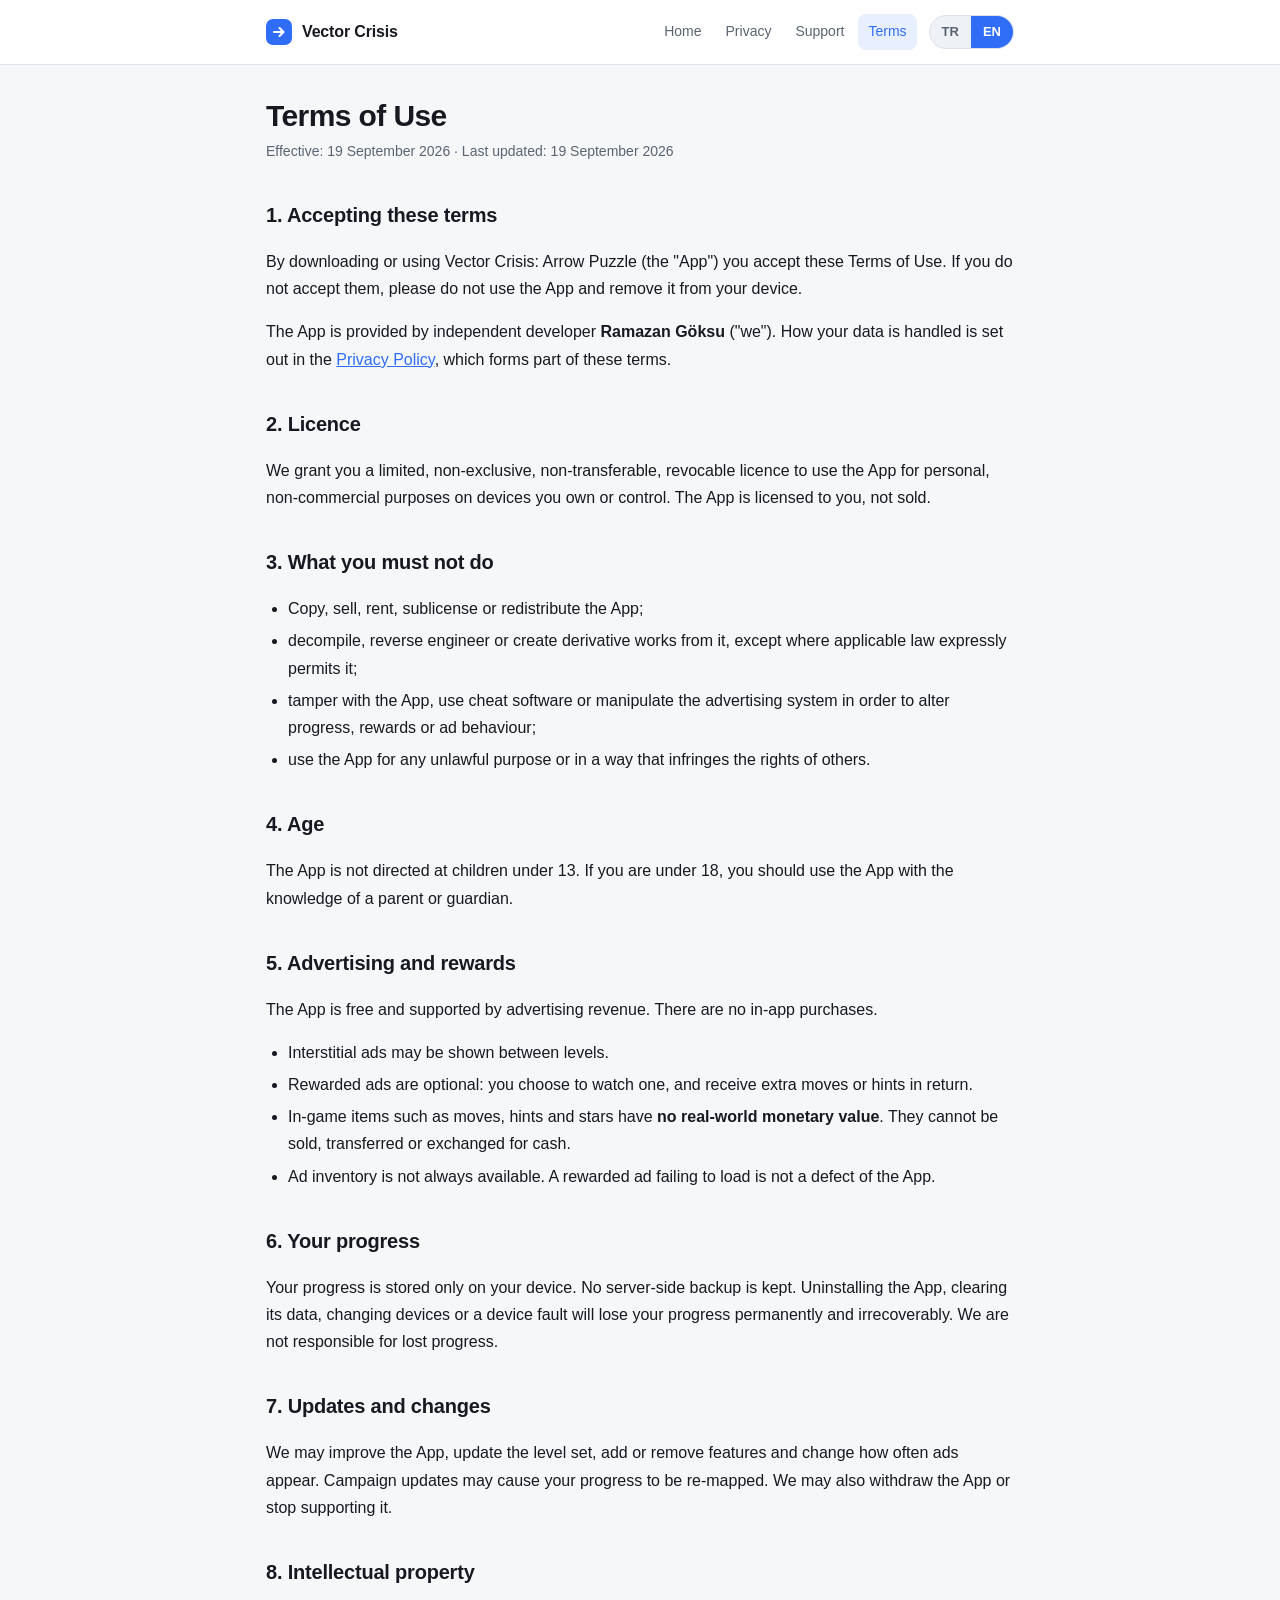
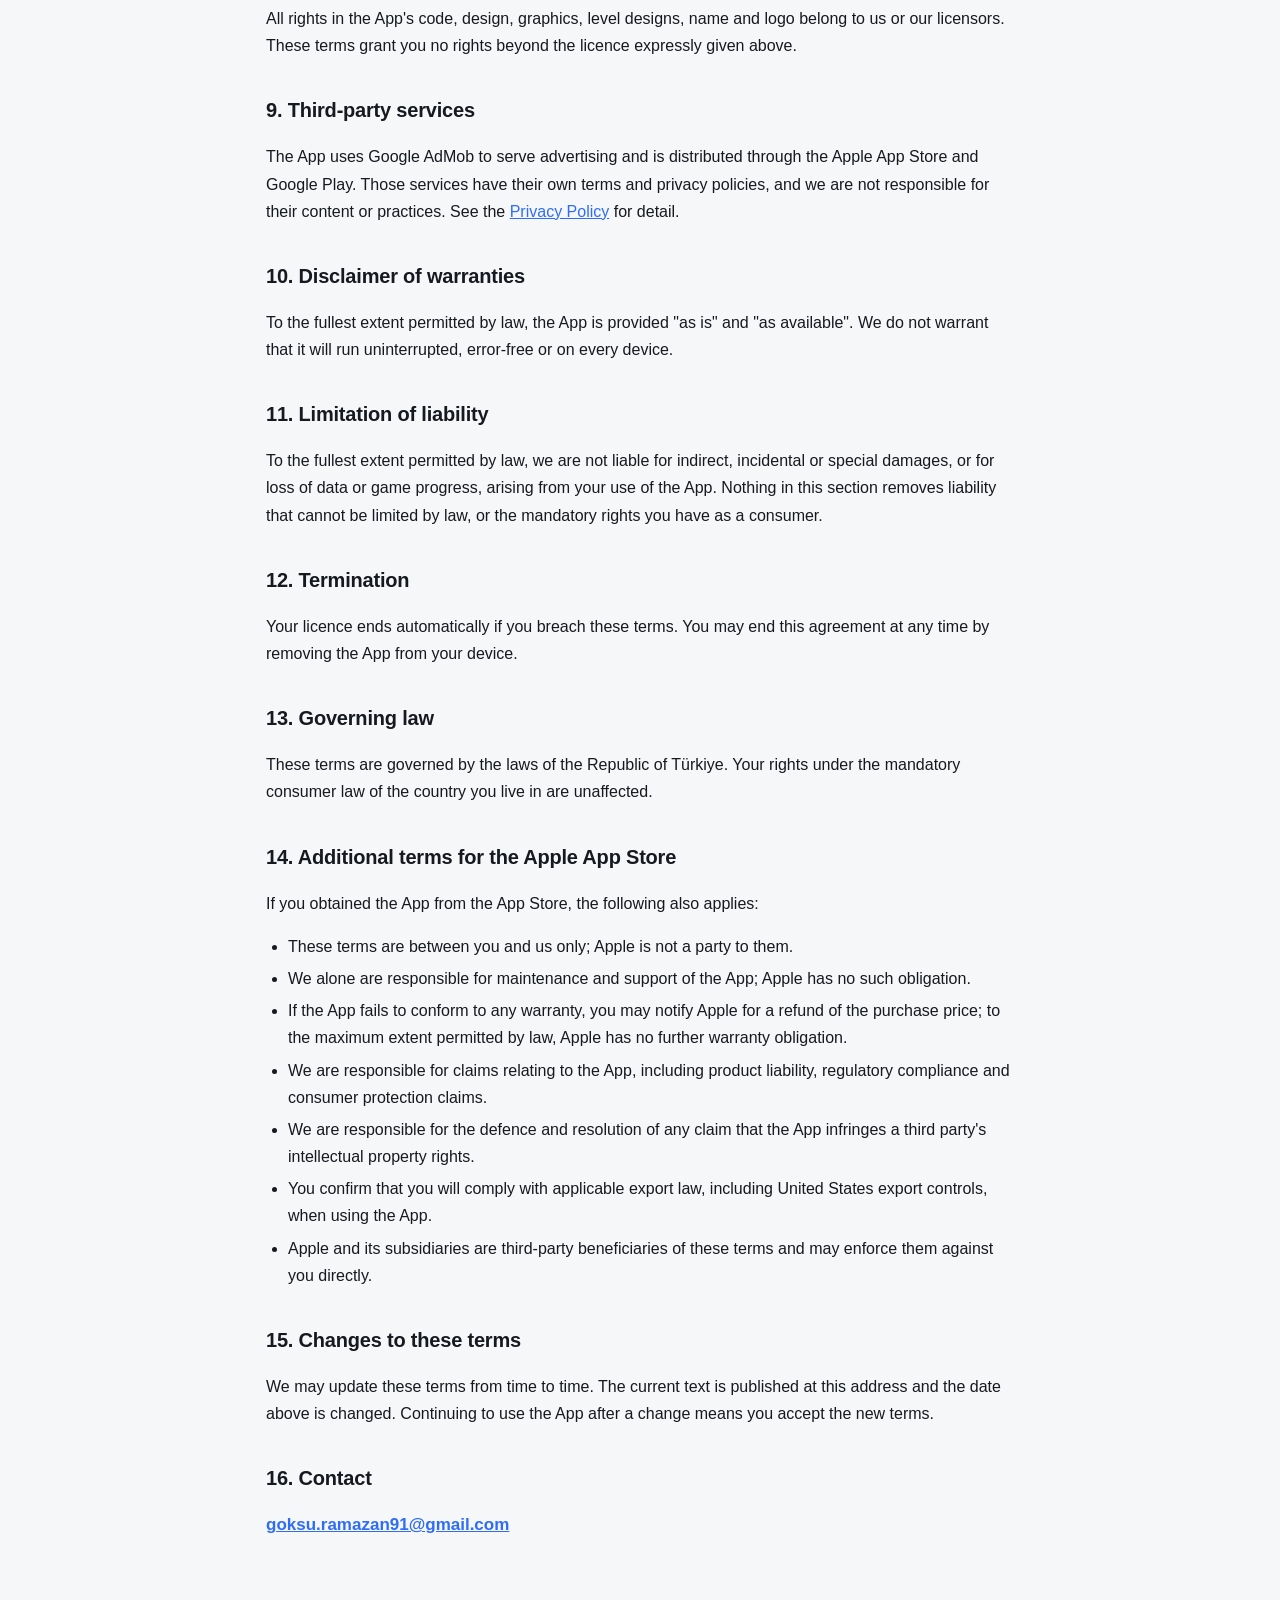
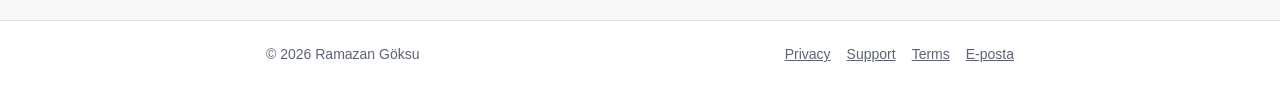
<file: docs/terms.html>
<!DOCTYPE html>
<html lang="tr" data-lang="tr">
<head>
<meta charset="utf-8">
<meta name="viewport" content="width=device-width, initial-scale=1">
<title data-title-tr="Kullanım Koşulları — Vector Crisis" data-title-en="Terms of Use — Vector Crisis">Kullanım Koşulları — Vector Crisis</title>
<meta name="description" content="Vector Crisis kullanım koşulları / terms of use.">
<link rel="stylesheet" href="assets/style.css">
</head>
<body>

<header class="site-header">
  <div class="site-header__inner">
    <a class="brand" href="index.html">
      <svg width="26" height="26" viewBox="0 0 26 26" aria-hidden="true">
        <rect width="26" height="26" rx="7" fill="#2f6df6"/>
        <path d="M8 13h9M13.5 9l4 4-4 4" stroke="#fff" stroke-width="2.1" stroke-linecap="round" stroke-linejoin="round" fill="none"/>
      </svg>
      Vector Crisis
    </a>
    <nav class="site-nav">
      <a href="index.html"><span data-lang="tr">Ana sayfa</span><span data-lang="en">Home</span></a>
      <a href="privacy.html"><span data-lang="tr">Gizlilik</span><span data-lang="en">Privacy</span></a>
      <a href="support.html"><span data-lang="tr">Destek</span><span data-lang="en">Support</span></a>
      <a href="terms.html" aria-current="page"><span data-lang="tr">Koşullar</span><span data-lang="en">Terms</span></a>
    </nav>
    <div class="lang-toggle">
      <button type="button" data-set-lang="tr" aria-pressed="true">TR</button>
      <button type="button" data-set-lang="en" aria-pressed="false">EN</button>
    </div>
  </div>
</header>

<main>

<!-- ======================= TÜRKÇE ======================= -->
<article data-lang="tr">
  <h1 class="page-title">Kullanım Koşulları</h1>
  <p class="page-meta">Yürürlük tarihi: 19 Eylül 2026 · Son güncelleme: 19 Eylül 2026</p>

  <h2>1. Bu sözleşmenin kabulü</h2>
  <p>Vector Crisis: Arrow Puzzle ("Uygulama") uygulamasını indirerek veya kullanarak bu Kullanım
  Koşullarını kabul etmiş olursunuz. Koşulları kabul etmiyorsanız lütfen Uygulamayı kullanmayın
  ve cihazınızdan kaldırın.</p>
  <p>Uygulama, bağımsız geliştirici <strong>Ramazan Göksu</strong> ("biz") tarafından
  sunulmaktadır. Verilerinizin nasıl ele alındığını
  <a href="privacy.html">Gizlilik Politikası</a> sayfasında açıklıyoruz; o metin de bu
  koşulların ayrılmaz bir parçasıdır.</p>

  <h2>2. Kullanım lisansı</h2>
  <p>Size, Uygulamayı sahibi olduğunuz veya kontrol ettiğiniz cihazlarda kişisel ve ticari
  olmayan amaçlarla kullanmanız için sınırlı, münhasır olmayan, devredilemez ve geri alınabilir
  bir lisans veriyoruz. Uygulama size satılmaz, yalnızca lisanslanır.</p>

  <h2>3. Yapmamanız gerekenler</h2>
  <ul>
    <li>Uygulamayı kopyalamak, satmak, kiralamak, alt lisanslamak veya yeniden dağıtmak,</li>
    <li>kaynak koda dönüştürmek, tersine mühendislik uygulamak veya türev çalışma oluşturmak
    (yürürlükteki hukukun açıkça izin verdiği hâller saklıdır),</li>
    <li>ilerlemeyi, ödülleri veya reklam davranışını değiştirmek amacıyla Uygulamayı
    kurcalamak, hile yazılımı kullanmak ya da reklam sistemini manipüle etmek,</li>
    <li>Uygulamayı hukuka aykırı bir amaçla veya başkalarının haklarını ihlal edecek şekilde
    kullanmak.</li>
  </ul>

  <h2>4. Yaş</h2>
  <p>Uygulama 13 yaşın altındaki çocuklara yönelik değildir. 18 yaşından küçükseniz Uygulamayı
  ebeveyn veya vasinizin bilgisi dâhilinde kullanmalısınız.</p>

  <h2>5. Reklamlar ve ödüller</h2>
  <p>Uygulama ücretsizdir ve reklam geliriyle desteklenir. Uygulama içi satın alma bulunmaz.</p>
  <ul>
    <li>Bölümler arasında geçiş reklamı gösterilebilir.</li>
    <li>Ödüllü reklamlar isteğe bağlıdır; izlemeyi siz seçersiniz ve karşılığında ek hamle veya
    ipucu kazanırsınız.</li>
    <li>Hamle, ipucu ve yıldız gibi oyun içi öğelerin <strong>gerçek dünyada parasal bir değeri
    yoktur</strong>; satılamaz, devredilemez ve nakde çevrilemez.</li>
    <li>Reklam envanteri her zaman mevcut olmayabilir. Bir ödüllü reklamın yüklenememesi
    Uygulamanın kusuru sayılmaz.</li>
  </ul>

  <h2>6. Oyun ilerlemeniz</h2>
  <p>İlerlemeniz yalnızca cihazınızda saklanır. Sunucu tarafında yedeği tutulmaz. Uygulamanın
  kaldırılması, uygulama verilerinin temizlenmesi, cihazın değiştirilmesi veya arızalanması
  hâlinde ilerlemeniz kalıcı olarak kaybolur ve geri getirilemez. Kaybolan ilerlemeden sorumlu
  değiliz.</p>

  <h2>7. Güncellemeler ve değişiklikler</h2>
  <p>Uygulamayı geliştirmek, level setini güncellemek, özellik eklemek veya kaldırmak ve reklam
  sıklığını değiştirmek hakkımız saklıdır. Kampanya güncellemeleri ilerlemenizin yeniden
  eşlenmesine yol açabilir. Uygulamayı yayından kaldırmamız veya desteklemeyi bırakmamız da
  mümkündür.</p>

  <h2>8. Fikri mülkiyet</h2>
  <p>Uygulamanın kodu, tasarımı, grafikleri, level tasarımları, adı ve logosu üzerindeki tüm
  haklar bize veya lisans verenlerimize aittir. Bu koşullar size, açıkça verilen kullanım
  lisansı dışında herhangi bir hak tanımaz.</p>

  <h2>9. Üçüncü taraf hizmetler</h2>
  <p>Uygulama, reklamları sunmak için Google AdMob'u kullanır ve Apple App Store ile Google Play
  üzerinden dağıtılır. Bu hizmetlerin kendi koşulları ve gizlilik politikaları geçerlidir; bu
  üçüncü tarafların içeriğinden veya uygulamalarından sorumlu değiliz. Ayrıntı için
  <a href="privacy.html">Gizlilik Politikası</a> sayfasına bakın.</p>

  <h2>10. Garanti reddi</h2>
  <p>Uygulama, yürürlükteki hukukun izin verdiği azami ölçüde "olduğu gibi" ve "mevcut hâliyle"
  sunulur. Kesintisiz, hatasız veya her cihazla uyumlu çalışacağını taahhüt etmiyoruz.</p>

  <h2>11. Sorumluluğun sınırlandırılması</h2>
  <p>Yürürlükteki hukukun izin verdiği azami ölçüde; Uygulamanın kullanımından doğan dolaylı,
  arızi veya özel zararlardan, veri veya oyun ilerlemesi kaybından sorumlu değiliz. Bu maddedeki
  hiçbir hüküm, kanunen sınırlandırılamayan sorumlulukları ve tüketici olarak sahip olduğunuz
  zorunlu hakları ortadan kaldırmaz.</p>

  <h2>12. Sözleşmenin sona ermesi</h2>
  <p>Bu koşullara aykırı davranmanız hâlinde lisansınız kendiliğinden sona erer. Uygulamayı
  cihazınızdan kaldırarak sözleşmeyi dilediğiniz zaman sonlandırabilirsiniz.</p>

  <h2>13. Uygulanacak hukuk</h2>
  <p>Bu koşullara Türkiye Cumhuriyeti hukuku uygulanır. Tüketici olarak bulunduğunuz ülkenin
  zorunlu tüketici mevzuatının size tanıdığı haklar saklıdır.</p>

  <h2>14. Apple App Store için ek şartlar</h2>
  <p>Uygulamayı App Store üzerinden edindiyseniz aşağıdakiler de geçerlidir:</p>
  <ul>
    <li>Bu koşullar yalnızca bizimle sizin aranızdadır; Apple taraf değildir.</li>
    <li>Uygulamaya ilişkin bakım ve destek yalnızca bizim sorumluluğumuzdadır; Apple'ın böyle bir
    yükümlülüğü yoktur.</li>
    <li>Uygulama herhangi bir garantiye uymazsa, Apple'a satın alma bedelinin iadesi için
    başvurabilirsiniz; izin verilen azami ölçüde Apple'ın bunun ötesinde bir garanti yükümlülüğü
    bulunmaz.</li>
    <li>Uygulamaya ilişkin talepler (ürün sorumluluğu, mevzuata uygunluk, tüketici koruma
    iddiaları dâhil) bizim sorumluluğumuzdadır.</li>
    <li>Uygulamanın üçüncü kişilerin fikri mülkiyet haklarını ihlal ettiği iddiası hâlinde
    savunma ve çözüm bizim sorumluluğumuzdadır.</li>
    <li>Uygulamayı kullanırken ABD ihracat kontrolleri dâhil yürürlükteki ihracat mevzuatına
    uyacağınızı beyan edersiniz.</li>
    <li>Apple ve bağlı kuruluşları bu koşulların üçüncü taraf lehtarlarıdır ve koşulları size
    karşı doğrudan ileri sürme hakkına sahiptir.</li>
  </ul>

  <h2>15. Bu koşullardaki değişiklikler</h2>
  <p>Koşulları zaman zaman güncelleyebiliriz. Güncel metin bu adreste yayımlanır ve yukarıdaki
  tarih değiştirilir. Değişiklikten sonra Uygulamayı kullanmaya devam etmeniz yeni koşulları
  kabul ettiğiniz anlamına gelir.</p>

  <h2>16. İletişim</h2>
  <p><a class="contact-mail" href="mailto:goksu.ramazan91@gmail.com">goksu.ramazan91@gmail.com</a></p>
</article>

<!-- ======================= ENGLISH ======================= -->
<article data-lang="en">
  <h1 class="page-title">Terms of Use</h1>
  <p class="page-meta">Effective: 19 September 2026 · Last updated: 19 September 2026</p>

  <h2>1. Accepting these terms</h2>
  <p>By downloading or using Vector Crisis: Arrow Puzzle (the "App") you accept these Terms of Use.
  If you do not accept them, please do not use the App and remove it from your device.</p>
  <p>The App is provided by independent developer <strong>Ramazan Göksu</strong> ("we"). How your
  data is handled is set out in the <a href="privacy.html">Privacy Policy</a>, which forms part of
  these terms.</p>

  <h2>2. Licence</h2>
  <p>We grant you a limited, non-exclusive, non-transferable, revocable licence to use the App for
  personal, non-commercial purposes on devices you own or control. The App is licensed to you,
  not sold.</p>

  <h2>3. What you must not do</h2>
  <ul>
    <li>Copy, sell, rent, sublicense or redistribute the App;</li>
    <li>decompile, reverse engineer or create derivative works from it, except where applicable law
    expressly permits it;</li>
    <li>tamper with the App, use cheat software or manipulate the advertising system in order to
    alter progress, rewards or ad behaviour;</li>
    <li>use the App for any unlawful purpose or in a way that infringes the rights of others.</li>
  </ul>

  <h2>4. Age</h2>
  <p>The App is not directed at children under 13. If you are under 18, you should use the App with
  the knowledge of a parent or guardian.</p>

  <h2>5. Advertising and rewards</h2>
  <p>The App is free and supported by advertising revenue. There are no in-app purchases.</p>
  <ul>
    <li>Interstitial ads may be shown between levels.</li>
    <li>Rewarded ads are optional: you choose to watch one, and receive extra moves or hints in
    return.</li>
    <li>In-game items such as moves, hints and stars have <strong>no real-world monetary
    value</strong>. They cannot be sold, transferred or exchanged for cash.</li>
    <li>Ad inventory is not always available. A rewarded ad failing to load is not a defect of the
    App.</li>
  </ul>

  <h2>6. Your progress</h2>
  <p>Your progress is stored only on your device. No server-side backup is kept. Uninstalling the
  App, clearing its data, changing devices or a device fault will lose your progress permanently
  and irrecoverably. We are not responsible for lost progress.</p>

  <h2>7. Updates and changes</h2>
  <p>We may improve the App, update the level set, add or remove features and change how often ads
  appear. Campaign updates may cause your progress to be re-mapped. We may also withdraw the App or
  stop supporting it.</p>

  <h2>8. Intellectual property</h2>
  <p>All rights in the App's code, design, graphics, level designs, name and logo belong to us or
  our licensors. These terms grant you no rights beyond the licence expressly given above.</p>

  <h2>9. Third-party services</h2>
  <p>The App uses Google AdMob to serve advertising and is distributed through the Apple App Store
  and Google Play. Those services have their own terms and privacy policies, and we are not
  responsible for their content or practices. See the <a href="privacy.html">Privacy Policy</a> for
  detail.</p>

  <h2>10. Disclaimer of warranties</h2>
  <p>To the fullest extent permitted by law, the App is provided "as is" and "as available". We do
  not warrant that it will run uninterrupted, error-free or on every device.</p>

  <h2>11. Limitation of liability</h2>
  <p>To the fullest extent permitted by law, we are not liable for indirect, incidental or special
  damages, or for loss of data or game progress, arising from your use of the App. Nothing in this
  section removes liability that cannot be limited by law, or the mandatory rights you have as a
  consumer.</p>

  <h2>12. Termination</h2>
  <p>Your licence ends automatically if you breach these terms. You may end this agreement at any
  time by removing the App from your device.</p>

  <h2>13. Governing law</h2>
  <p>These terms are governed by the laws of the Republic of Türkiye. Your rights under the
  mandatory consumer law of the country you live in are unaffected.</p>

  <h2>14. Additional terms for the Apple App Store</h2>
  <p>If you obtained the App from the App Store, the following also applies:</p>
  <ul>
    <li>These terms are between you and us only; Apple is not a party to them.</li>
    <li>We alone are responsible for maintenance and support of the App; Apple has no such
    obligation.</li>
    <li>If the App fails to conform to any warranty, you may notify Apple for a refund of the
    purchase price; to the maximum extent permitted by law, Apple has no further warranty
    obligation.</li>
    <li>We are responsible for claims relating to the App, including product liability, regulatory
    compliance and consumer protection claims.</li>
    <li>We are responsible for the defence and resolution of any claim that the App infringes a
    third party's intellectual property rights.</li>
    <li>You confirm that you will comply with applicable export law, including United States export
    controls, when using the App.</li>
    <li>Apple and its subsidiaries are third-party beneficiaries of these terms and may enforce them
    against you directly.</li>
  </ul>

  <h2>15. Changes to these terms</h2>
  <p>We may update these terms from time to time. The current text is published at this address and
  the date above is changed. Continuing to use the App after a change means you accept the new
  terms.</p>

  <h2>16. Contact</h2>
  <p><a class="contact-mail" href="mailto:goksu.ramazan91@gmail.com">goksu.ramazan91@gmail.com</a></p>
</article>

</main>

<footer class="site-footer">
  <div class="site-footer__inner">
    <span>© 2026 Ramazan Göksu</span>
    <nav>
      <a href="privacy.html"><span data-lang="tr">Gizlilik</span><span data-lang="en">Privacy</span></a>
      <a href="support.html"><span data-lang="tr">Destek</span><span data-lang="en">Support</span></a>
      <a href="terms.html"><span data-lang="tr">Koşullar</span><span data-lang="en">Terms</span></a>
      <a href="mailto:goksu.ramazan91@gmail.com">E-posta</a>
    </nav>
  </div>
</footer>

<script src="assets/site.js"></script>
</body>
</html>
</file>
<file: docs/assets/style.css>
/* Vector Crisis - store pages
   Self-contained: no external fonts, no CDN, no trackers. */

:root {
  color-scheme: light dark;

  --bg: #f6f7f9;
  --surface: #ffffff;
  --surface-2: #eef1f5;
  --text: #16191f;
  --text-muted: #5b6472;
  --border: #dde2ea;
  --accent: #2f6df6;
  --accent-soft: #e8f0ff;
  --warn-bg: #fff7e6;
  --warn-border: #f0d190;
  --radius: 14px;
  --maxw: 780px;
}

@media (prefers-color-scheme: dark) {
  :root {
    --bg: #0e1116;
    --surface: #161b22;
    --surface-2: #1c232d;
    --text: #e6eaf0;
    --text-muted: #9aa5b4;
    --border: #2a323d;
    --accent: #6f9bff;
    --accent-soft: #1a2436;
    --warn-bg: #2a2413;
    --warn-border: #5c4c1f;
  }
}

* { box-sizing: border-box; }

html { -webkit-text-size-adjust: 100%; }

body {
  margin: 0;
  background: var(--bg);
  color: var(--text);
  font: 16px/1.7 -apple-system, BlinkMacSystemFont, "Segoe UI", Roboto,
        "Helvetica Neue", Arial, "Noto Sans", sans-serif;
}

/* ---------- language switching ---------- */
/* With no JS, both languages render - still readable. */
html[data-lang="tr"] [data-lang="en"] { display: none; }
html[data-lang="en"] [data-lang="tr"] { display: none; }

/* ---------- header ---------- */
.site-header {
  border-bottom: 1px solid var(--border);
  background: var(--surface);
}

.site-header__inner {
  max-width: var(--maxw);
  margin: 0 auto;
  padding: 14px 16px;
  display: flex;
  align-items: center;
  gap: 12px;
  flex-wrap: wrap;
}

.brand {
  display: flex;
  align-items: center;
  gap: 10px;
  text-decoration: none;
  color: var(--text);
  font-weight: 650;
  letter-spacing: -0.01em;
}

.brand svg { display: block; }

.site-nav {
  display: flex;
  gap: 4px;
  margin-inline-start: auto;
  flex-wrap: wrap;
}

.site-nav a {
  color: var(--text-muted);
  text-decoration: none;
  font-size: 14px;
  padding: 6px 10px;
  border-radius: 8px;
}

.site-nav a:hover { background: var(--surface-2); color: var(--text); }
.site-nav a[aria-current="page"] { color: var(--accent); background: var(--accent-soft); }

.lang-toggle {
  display: inline-flex;
  border: 1px solid var(--border);
  border-radius: 999px;
  overflow: hidden;
  background: var(--surface-2);
}

.lang-toggle button {
  appearance: none;
  border: 0;
  background: transparent;
  color: var(--text-muted);
  font: inherit;
  font-size: 13px;
  font-weight: 600;
  padding: 5px 12px;
  cursor: pointer;
}

.lang-toggle button[aria-pressed="true"] {
  background: var(--accent);
  color: #fff;
}

/* ---------- layout ---------- */
main {
  max-width: var(--maxw);
  margin: 0 auto;
  padding: 32px 16px 64px;
}

.page-title { font-size: 30px; line-height: 1.25; margin: 0 0 6px; letter-spacing: -0.02em; }
.page-meta { color: var(--text-muted); font-size: 14px; margin: 0 0 28px; }

h2 { font-size: 20px; margin: 34px 0 10px; letter-spacing: -0.01em; }
h3 { font-size: 16px; margin: 22px 0 6px; }
p, li { color: var(--text); }
ul, ol { padding-inline-start: 22px; }
li { margin: 5px 0; }
a { color: var(--accent); }

.lead { font-size: 17px; color: var(--text-muted); }

.card {
  background: var(--surface);
  border: 1px solid var(--border);
  border-radius: var(--radius);
  padding: 18px 20px;
  margin: 18px 0;
}

.callout {
  background: var(--accent-soft);
  border: 1px solid var(--border);
  border-inline-start: 3px solid var(--accent);
  border-radius: 10px;
  padding: 14px 16px;
  margin: 18px 0;
}

.callout--warn {
  background: var(--warn-bg);
  border-color: var(--warn-border);
  border-inline-start-color: #d9a21b;
}

.callout p:first-child { margin-top: 0; }
.callout p:last-child { margin-bottom: 0; }

.table-wrap { overflow-x: auto; margin: 16px 0; }

table {
  width: 100%;
  border-collapse: collapse;
  font-size: 14.5px;
  min-width: 460px;
}

th, td {
  text-align: start;
  vertical-align: top;
  padding: 10px 12px;
  border-bottom: 1px solid var(--border);
}

th { background: var(--surface-2); font-weight: 650; }
tbody tr:last-child td { border-bottom: 0; }

.contact-mail {
  display: inline-block;
  font-weight: 600;
  font-size: 17px;
}

dl.faq { margin: 0; }
dl.faq dt { font-weight: 650; margin-top: 18px; }
dl.faq dd { margin: 4px 0 0; color: var(--text); }

code, kbd {
  background: var(--surface-2);
  border: 1px solid var(--border);
  border-radius: 6px;
  padding: 1px 6px;
  font-size: 0.9em;
  font-family: ui-monospace, SFMono-Regular, Menlo, Consolas, monospace;
}

.tiles { display: grid; gap: 14px; grid-template-columns: repeat(auto-fit, minmax(220px, 1fr)); margin: 22px 0; }

.tile {
  display: block;
  text-decoration: none;
  color: inherit;
  background: var(--surface);
  border: 1px solid var(--border);
  border-radius: var(--radius);
  padding: 16px 18px;
}

.tile:hover { border-color: var(--accent); }
.tile strong { display: block; margin-bottom: 4px; }
.tile span { color: var(--text-muted); font-size: 14px; }

/* ---------- footer ---------- */
.site-footer {
  border-top: 1px solid var(--border);
  background: var(--surface);
  color: var(--text-muted);
  font-size: 14px;
}

.site-footer__inner {
  max-width: var(--maxw);
  margin: 0 auto;
  padding: 22px 16px 40px;
  display: flex;
  gap: 12px 20px;
  flex-wrap: wrap;
  align-items: center;
}

.site-footer a { color: var(--text-muted); }
.site-footer nav { margin-inline-start: auto; display: flex; gap: 16px; flex-wrap: wrap; }

@media (max-width: 520px) {
  .page-title { font-size: 25px; }
  .site-nav { margin-inline-start: 0; width: 100%; }
  .site-footer nav { margin-inline-start: 0; }
}

@media print {
  .site-header, .site-footer, .lang-toggle { display: none; }
  body { background: #fff; color: #000; }
  main { max-width: none; }
}
</file>
